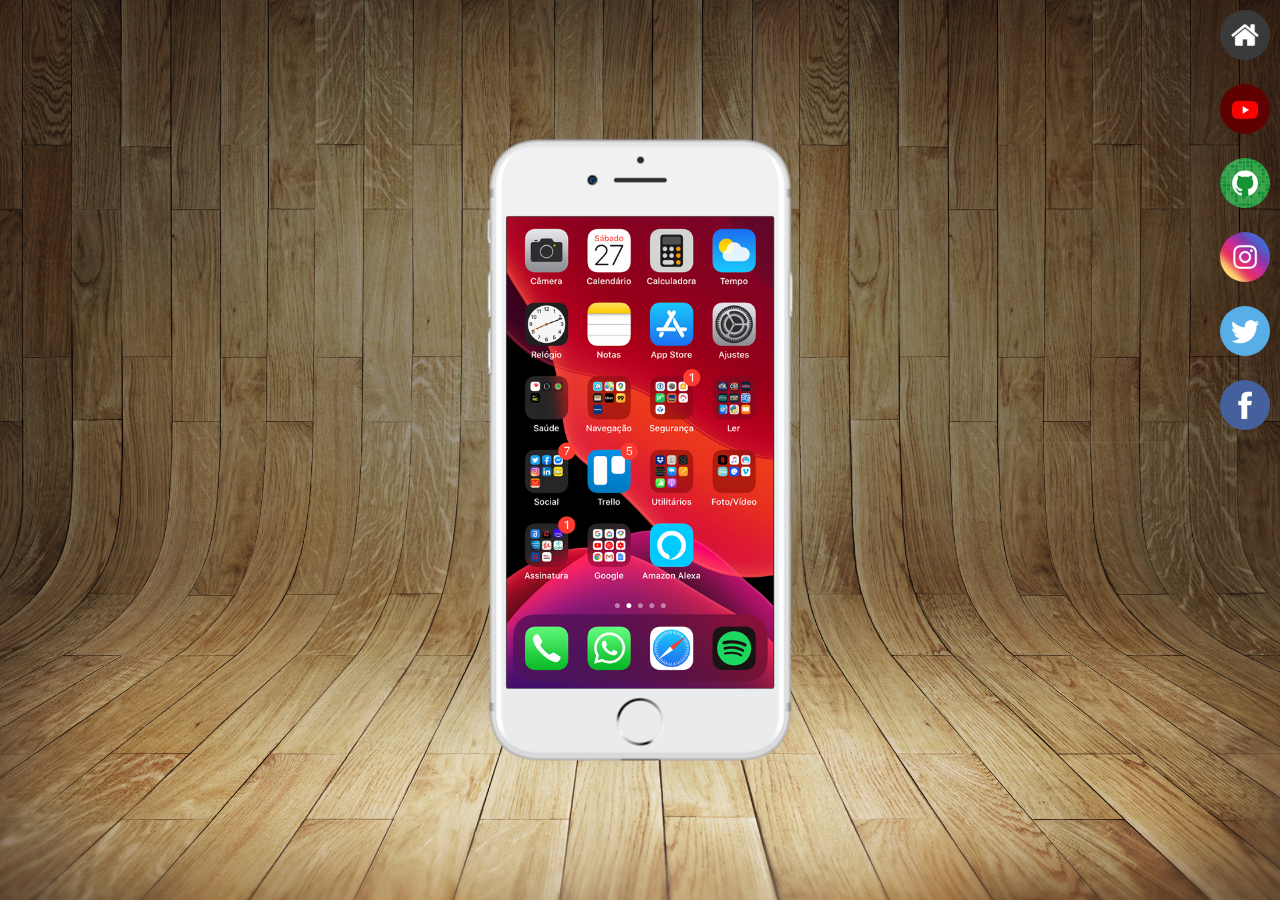
<file: index.html>
<!DOCTYPE html>
<html lang="pt-br">
<head>
    <meta charset="UTF-8">
    <meta name="viewport" content="width=device-width, initial-scale=1.0">
    <title>Projeto Rede Sociais</title>
    <link rel="stylesheet" href="/estilos/style.css">
</head>
<body>
    <main>
        <section id="telefone">
            <iframe src="home.html" name="tela" id="tela" frameborder="0"></iframe>
        </section>
        <section id="rede-sociais">
            <a href="home.html" target="tela"><img src="imagens/logo-home.jpg" alt="home"></a><br>
            <a href="youtube.html" target="tela" _blank><img src="imagens/logo-youtube.jpg" alt="youtube"></a><br>
            <a href="github.html" target="tela"><img src="imagens/logo-github.jpg" alt="github"></a><br>
            <a href="insta.html" target="tela"><img src="imagens/logo-instagram.jpg" alt="instagram"></a><br>
            <a href="twitter.html" target="tela"><img src="imagens/logo-twitter.jpg" alt="twitter"></a><br>
            <a href="face.html" target="tela"><img src="imagens/logo-facebook.jpg" alt="facebook"></a><br>
        </section>
    </main>
</body>
</html>
</file>
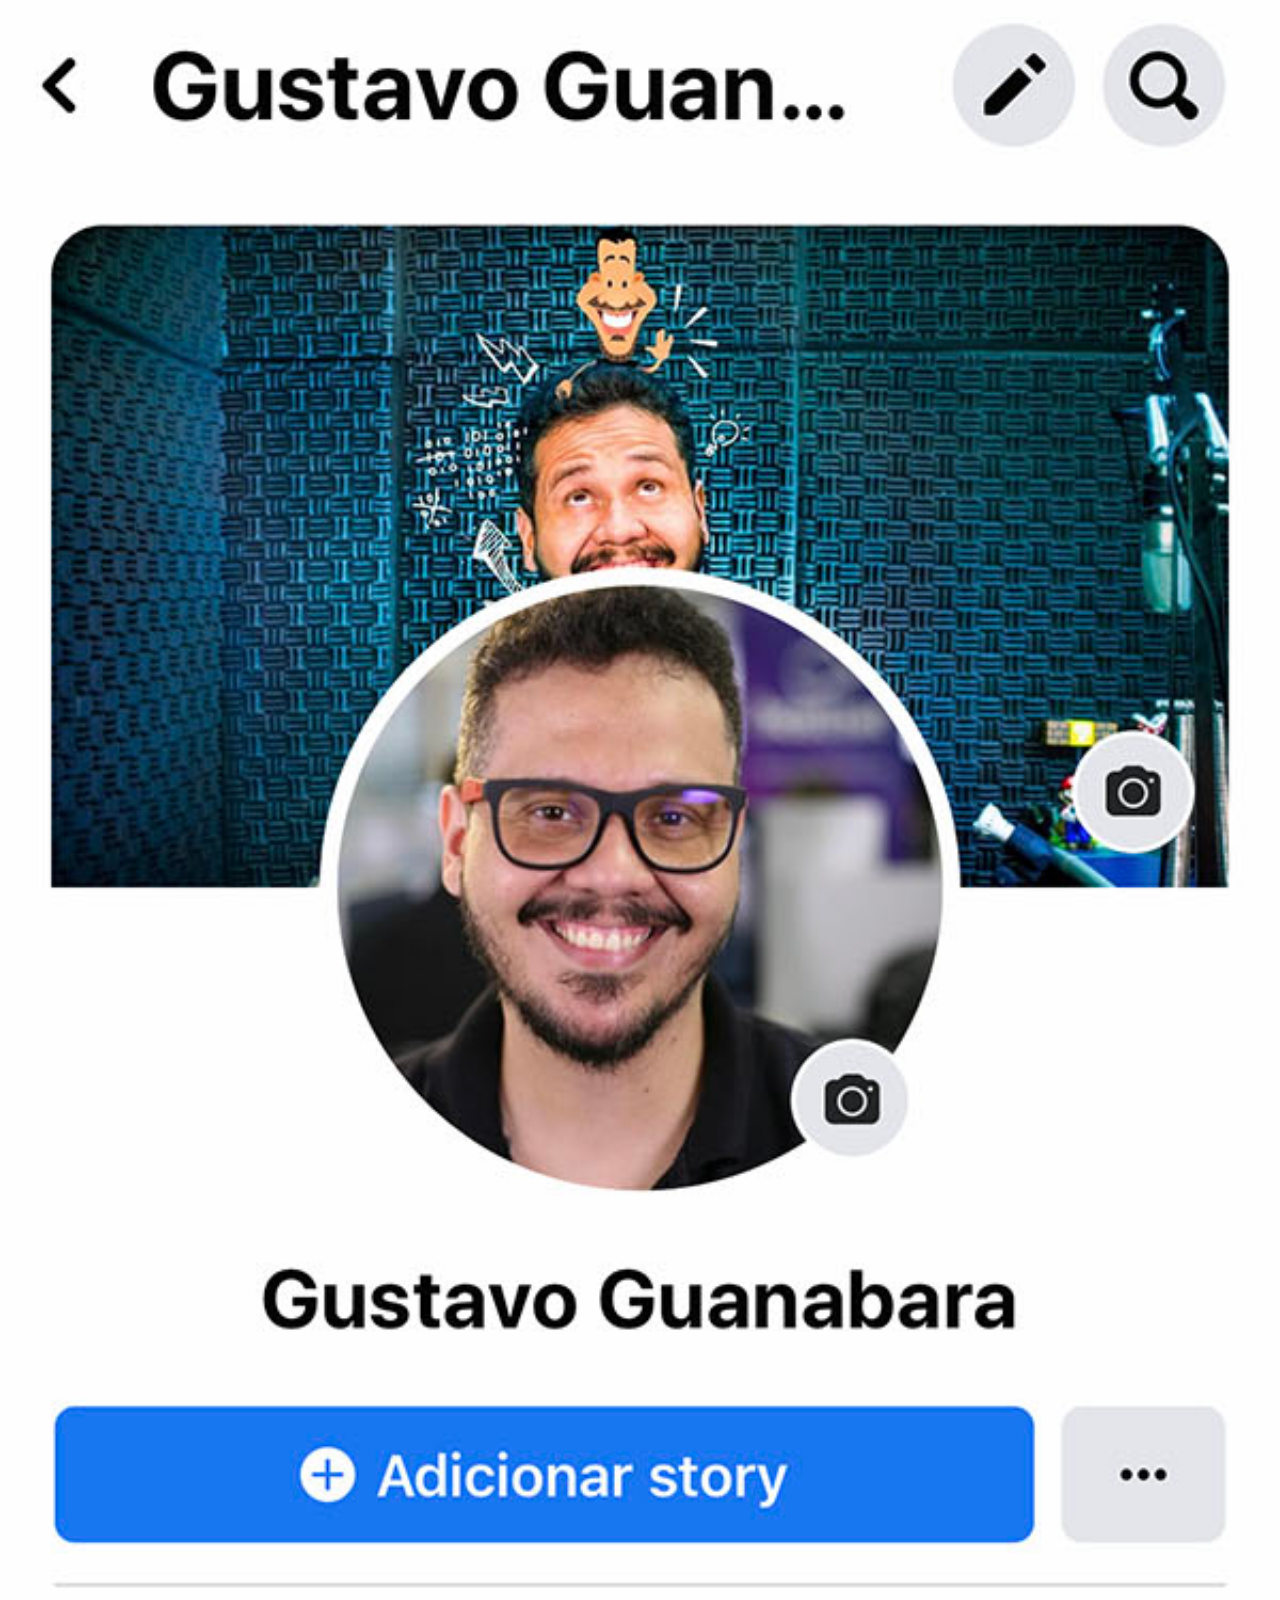
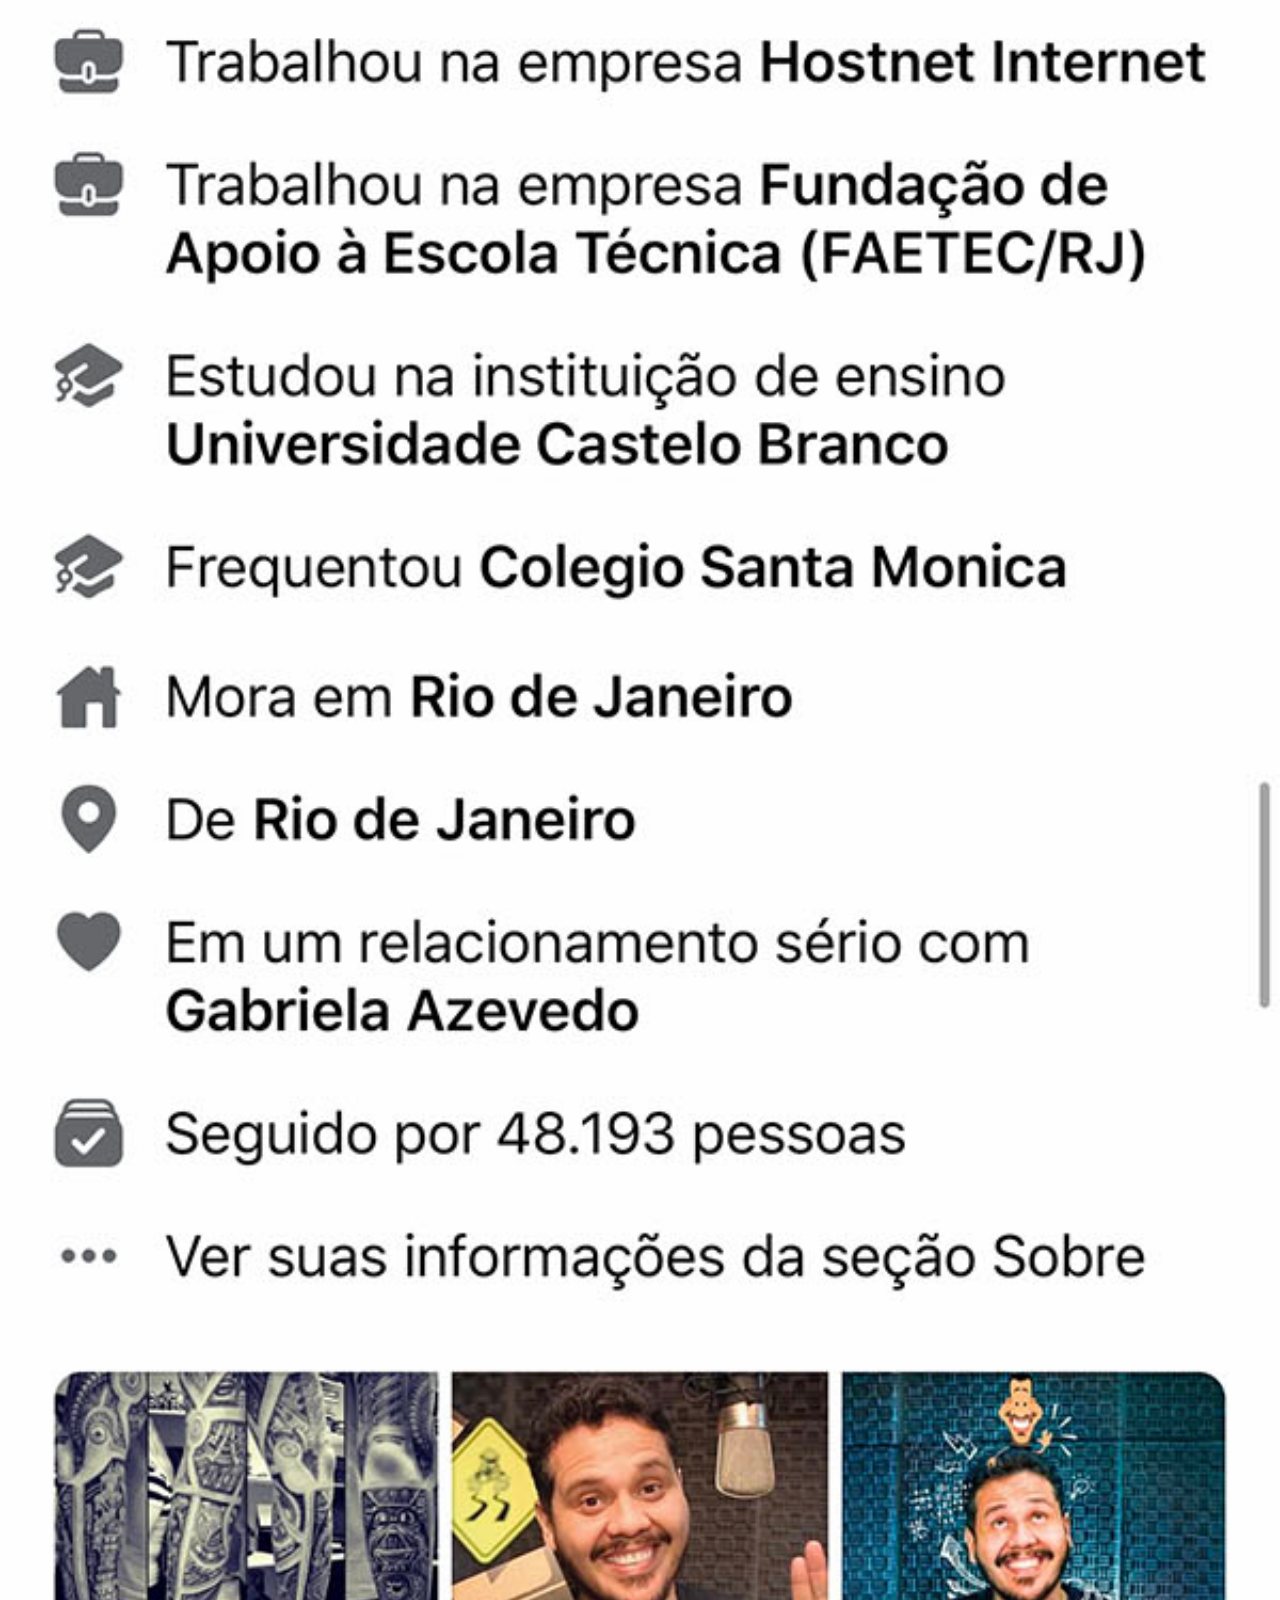
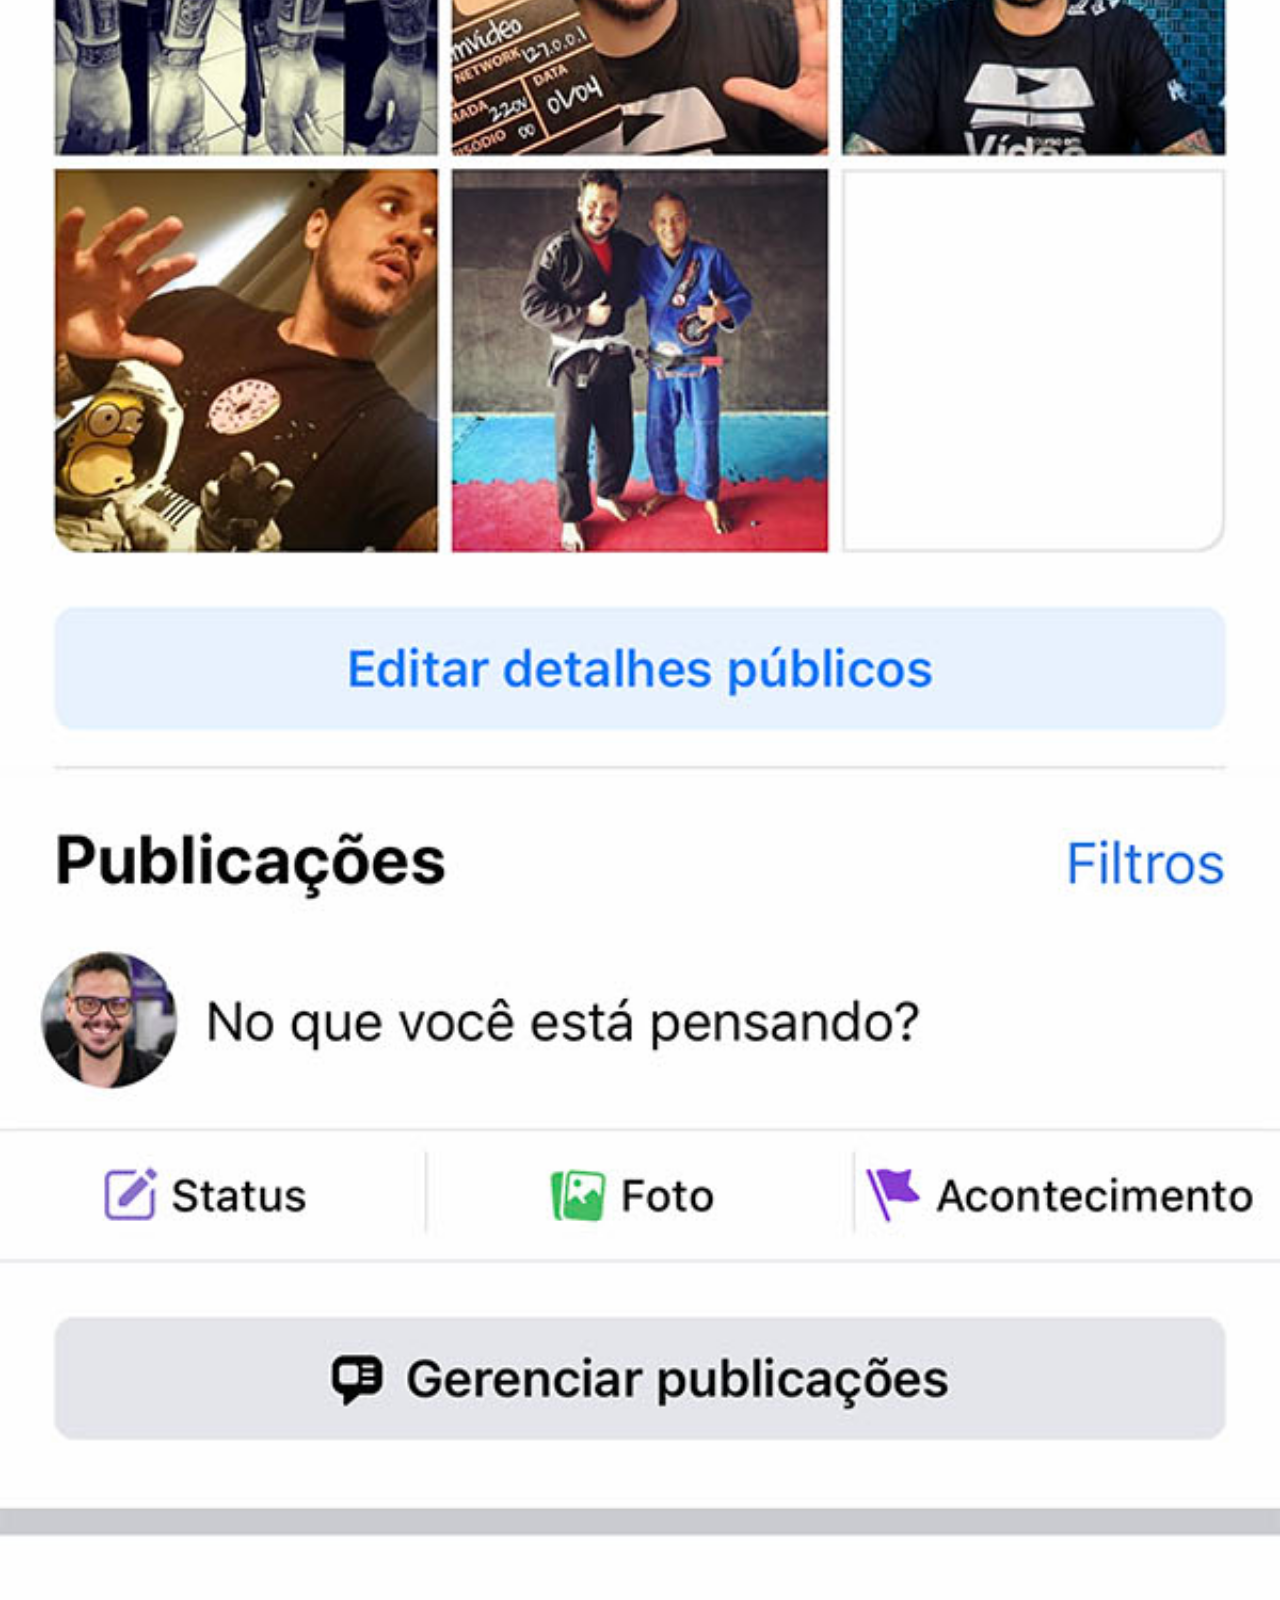
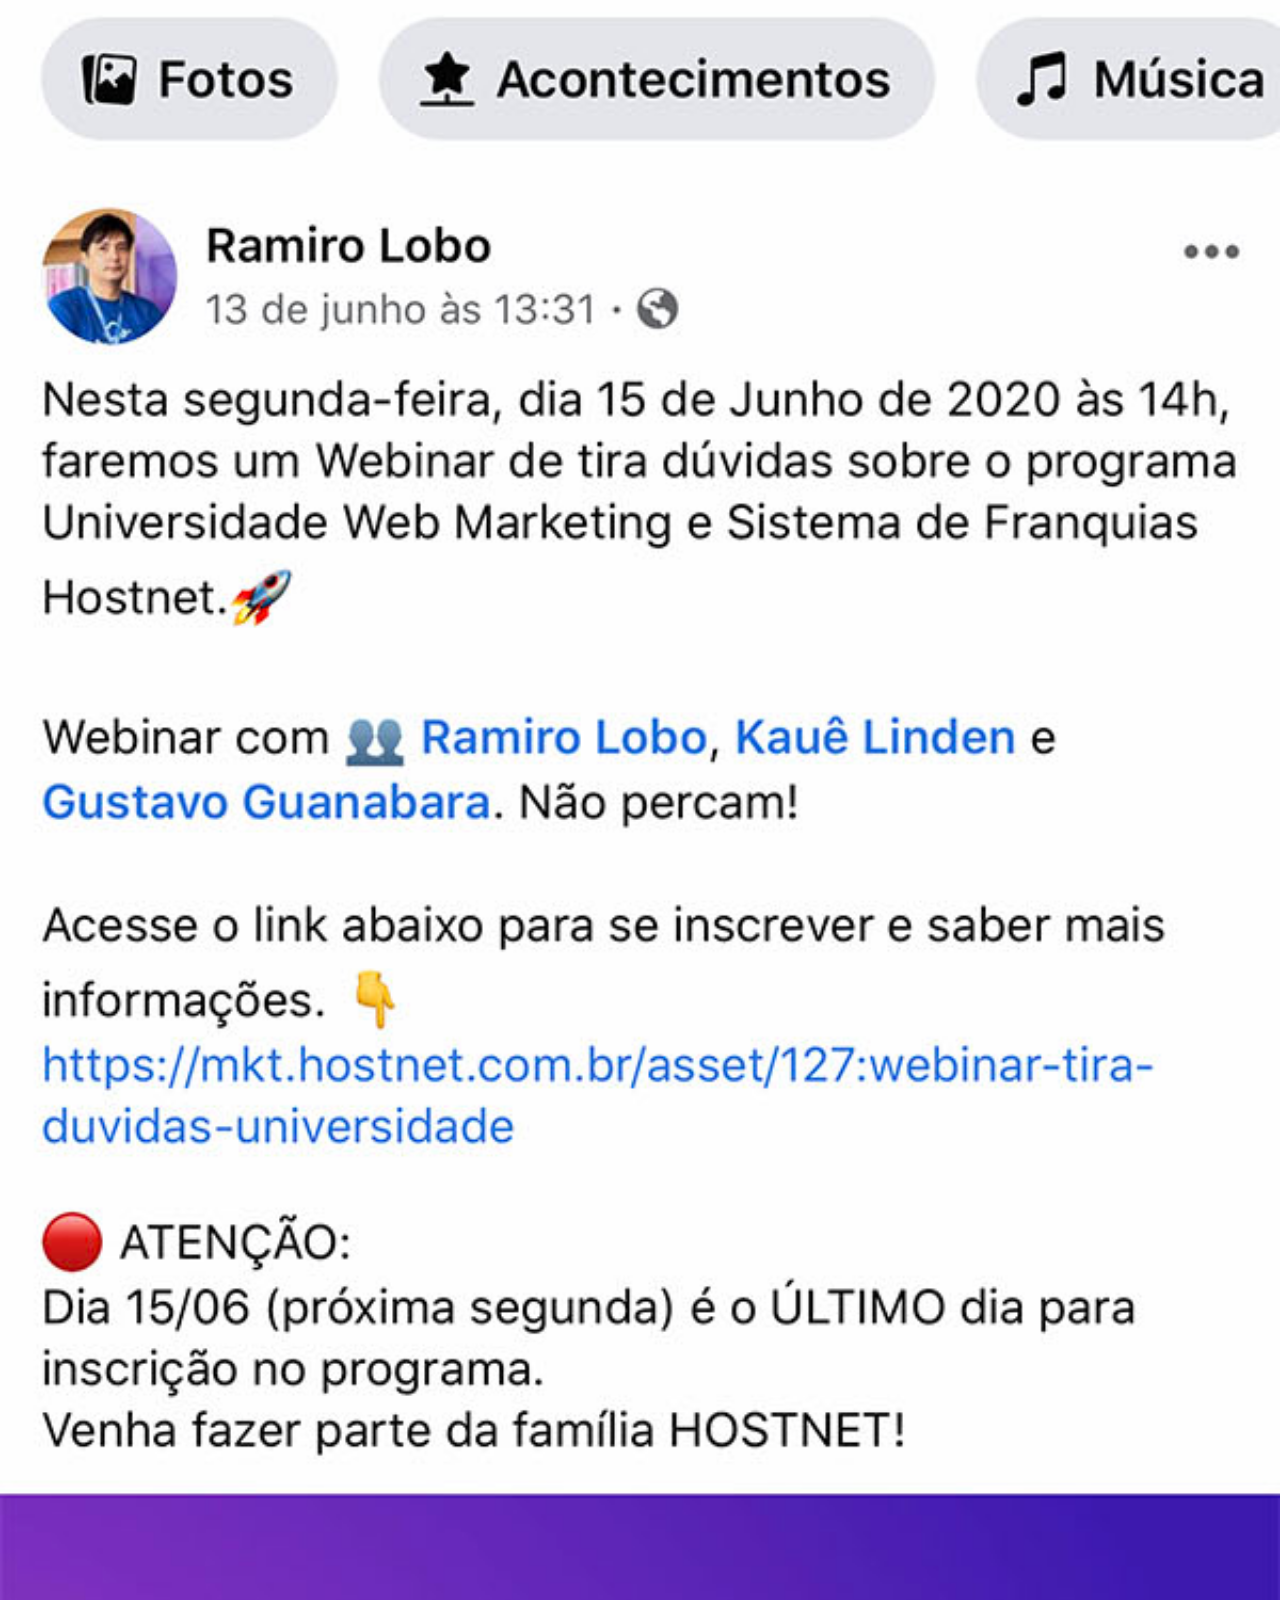
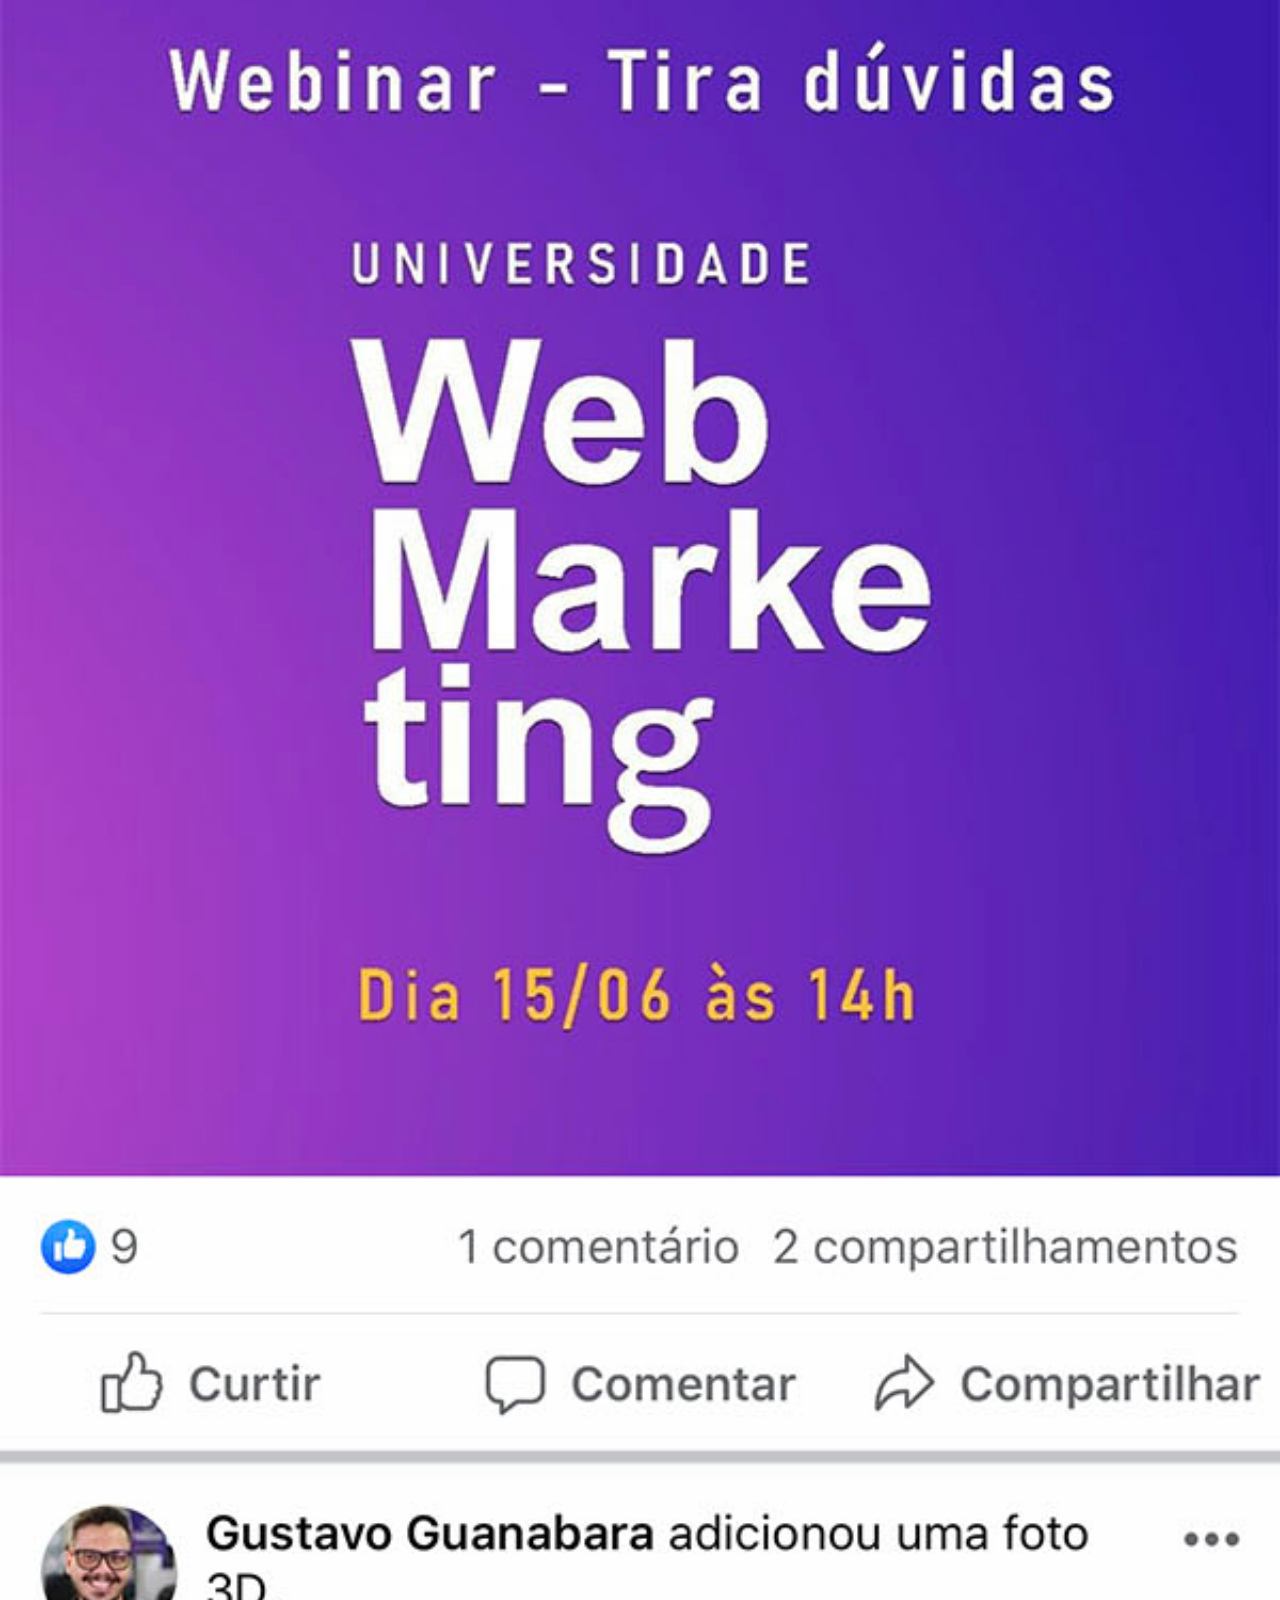
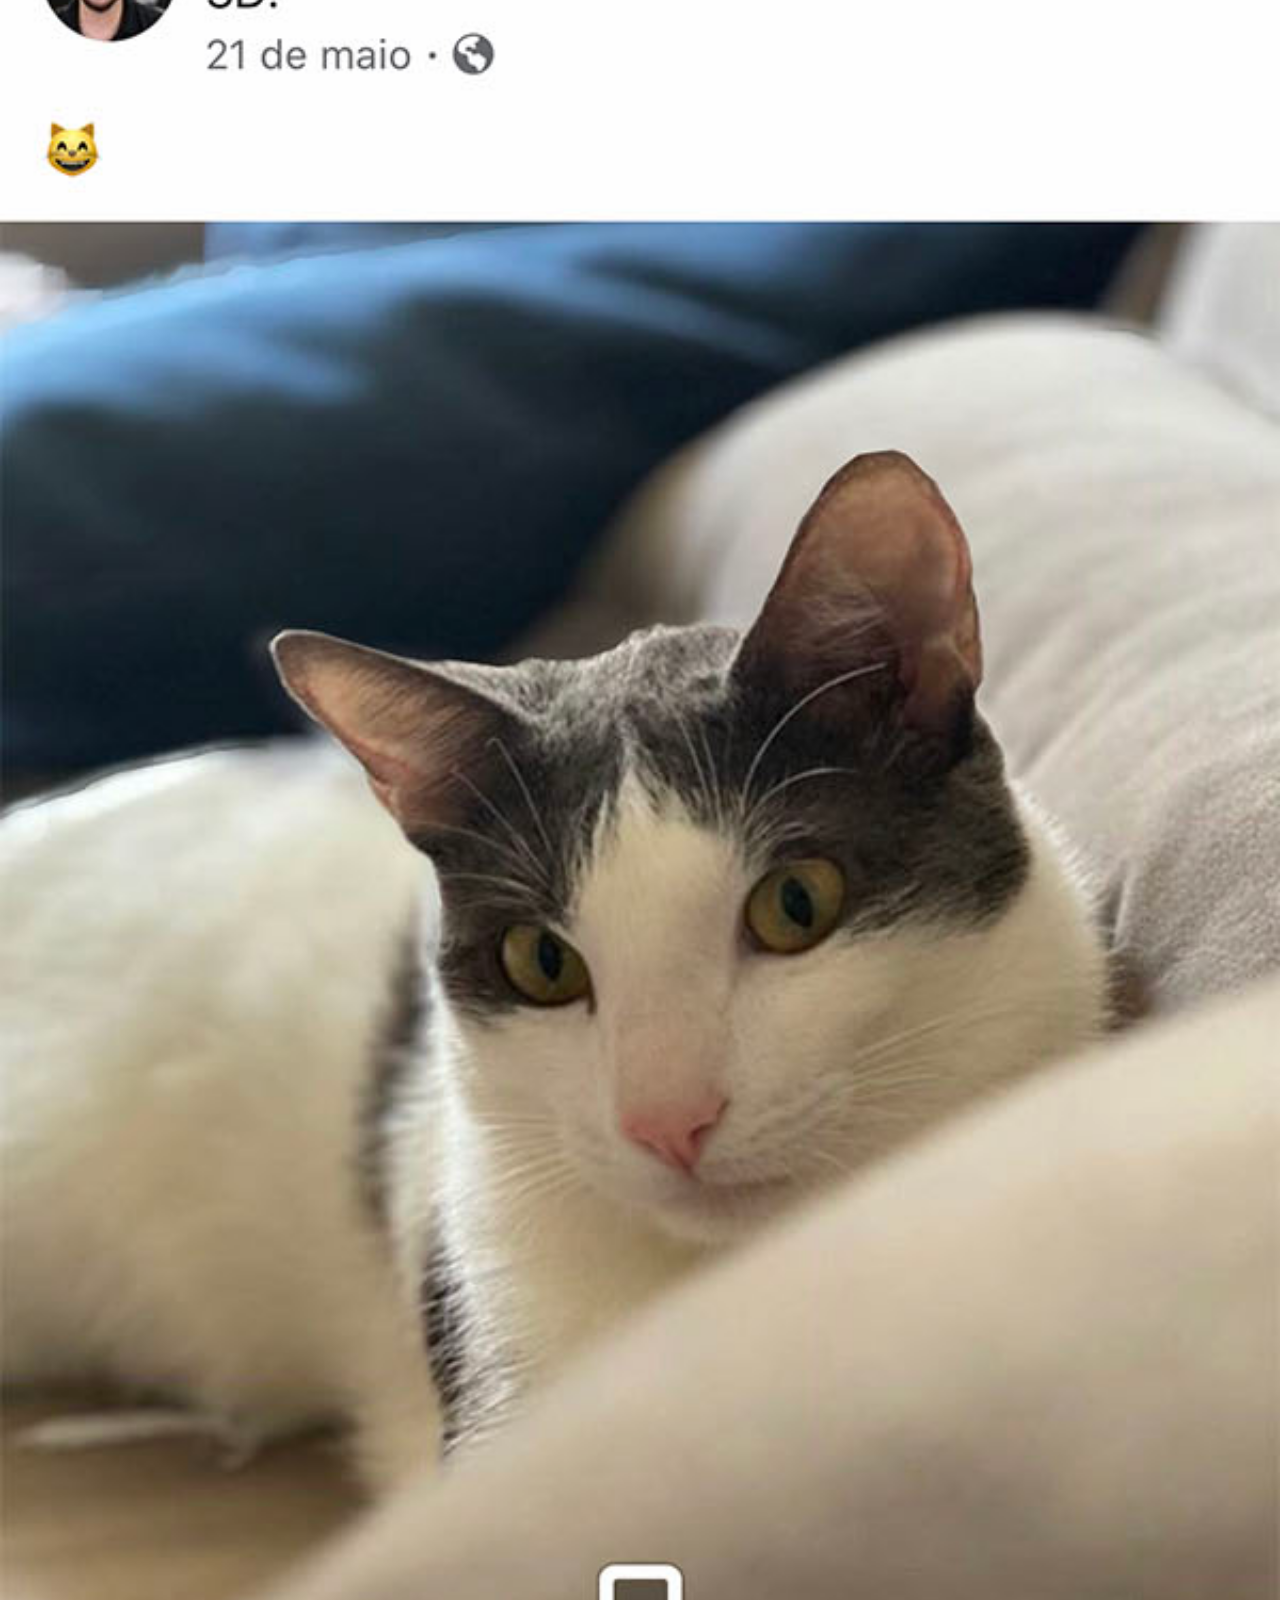
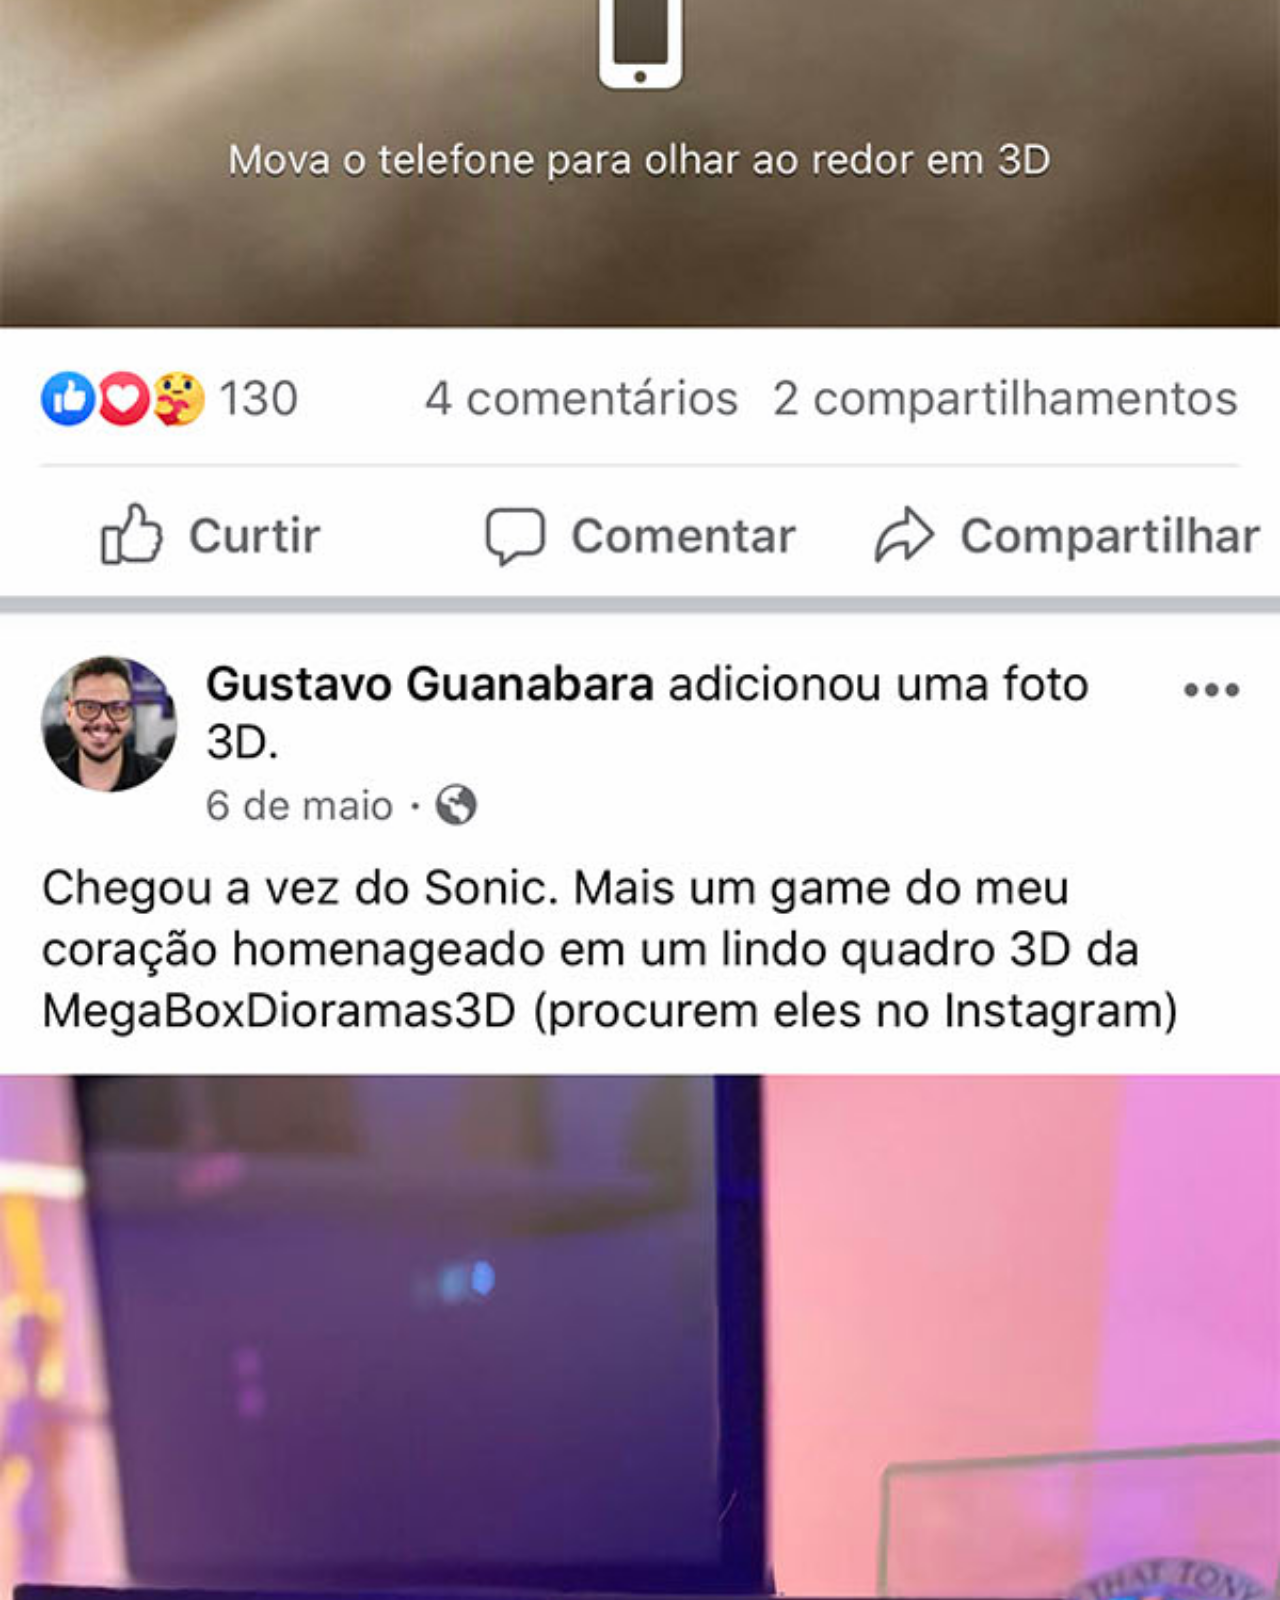
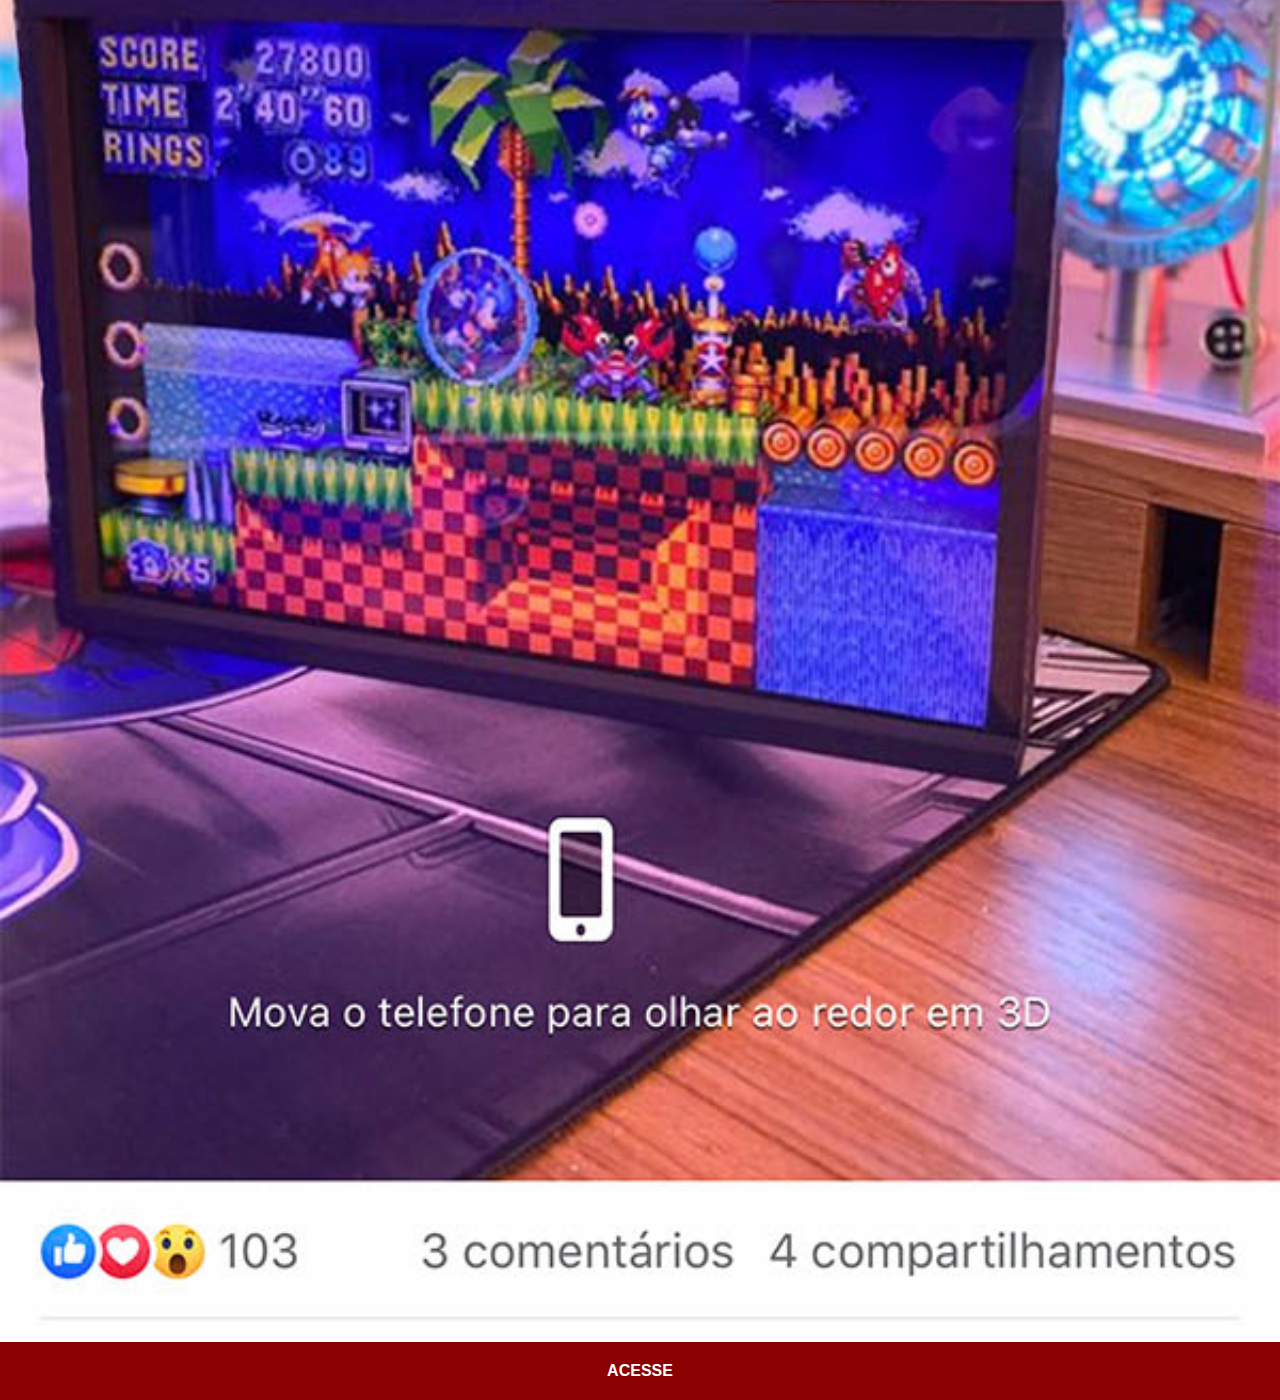
<file: face.html>
<!DOCTYPE html>
<html lang="pt-br">
<head>
    <meta charset="UTF-8">
    <meta name="viewport" content="width=device-width, initial-scale=1.0">
    <title>Facebook</title>
    <link rel="stylesheet" href="estilos/social.css">
</head>
<body>
    <img src="imagens/tela-facebook.jpg" alt="facebook">
    <a href="https://www.facebook.com/gustavoguanabara/" target="_blank">ACESSE</a>
</body>
</html>
</file>
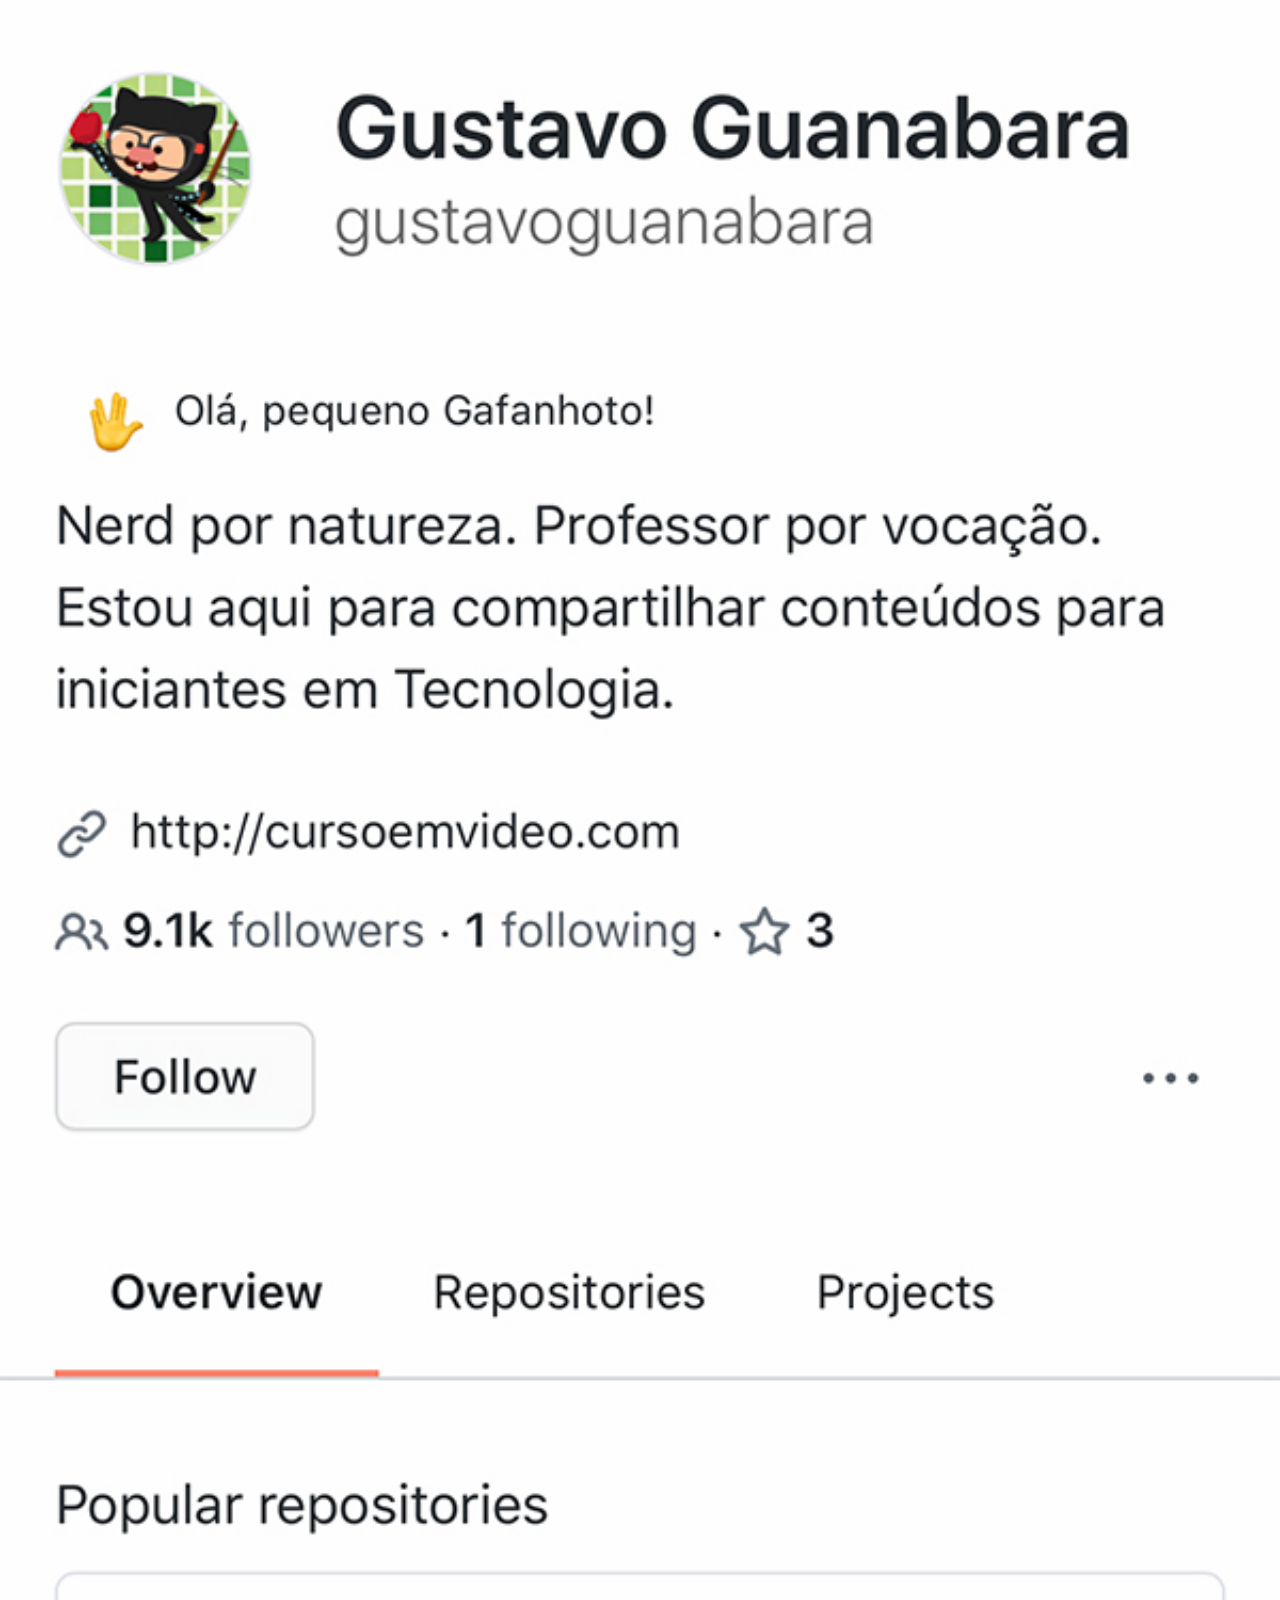
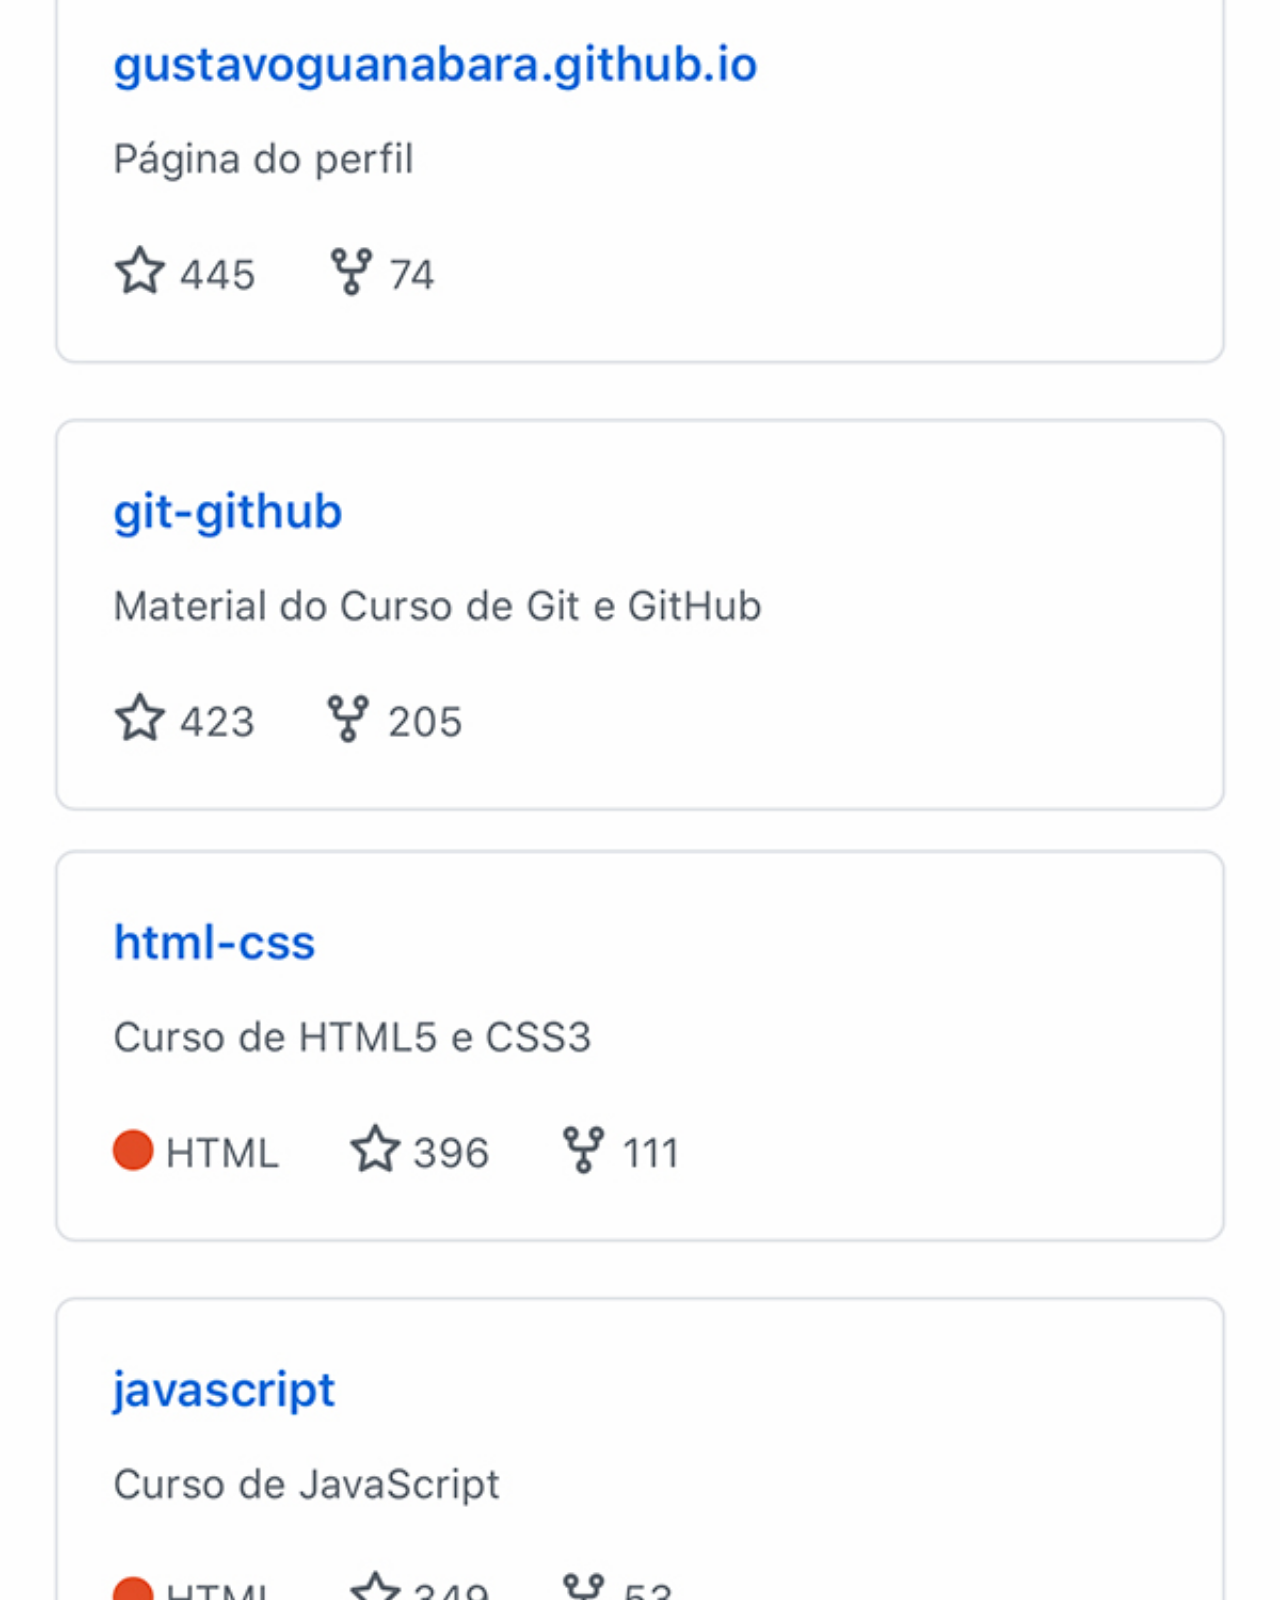
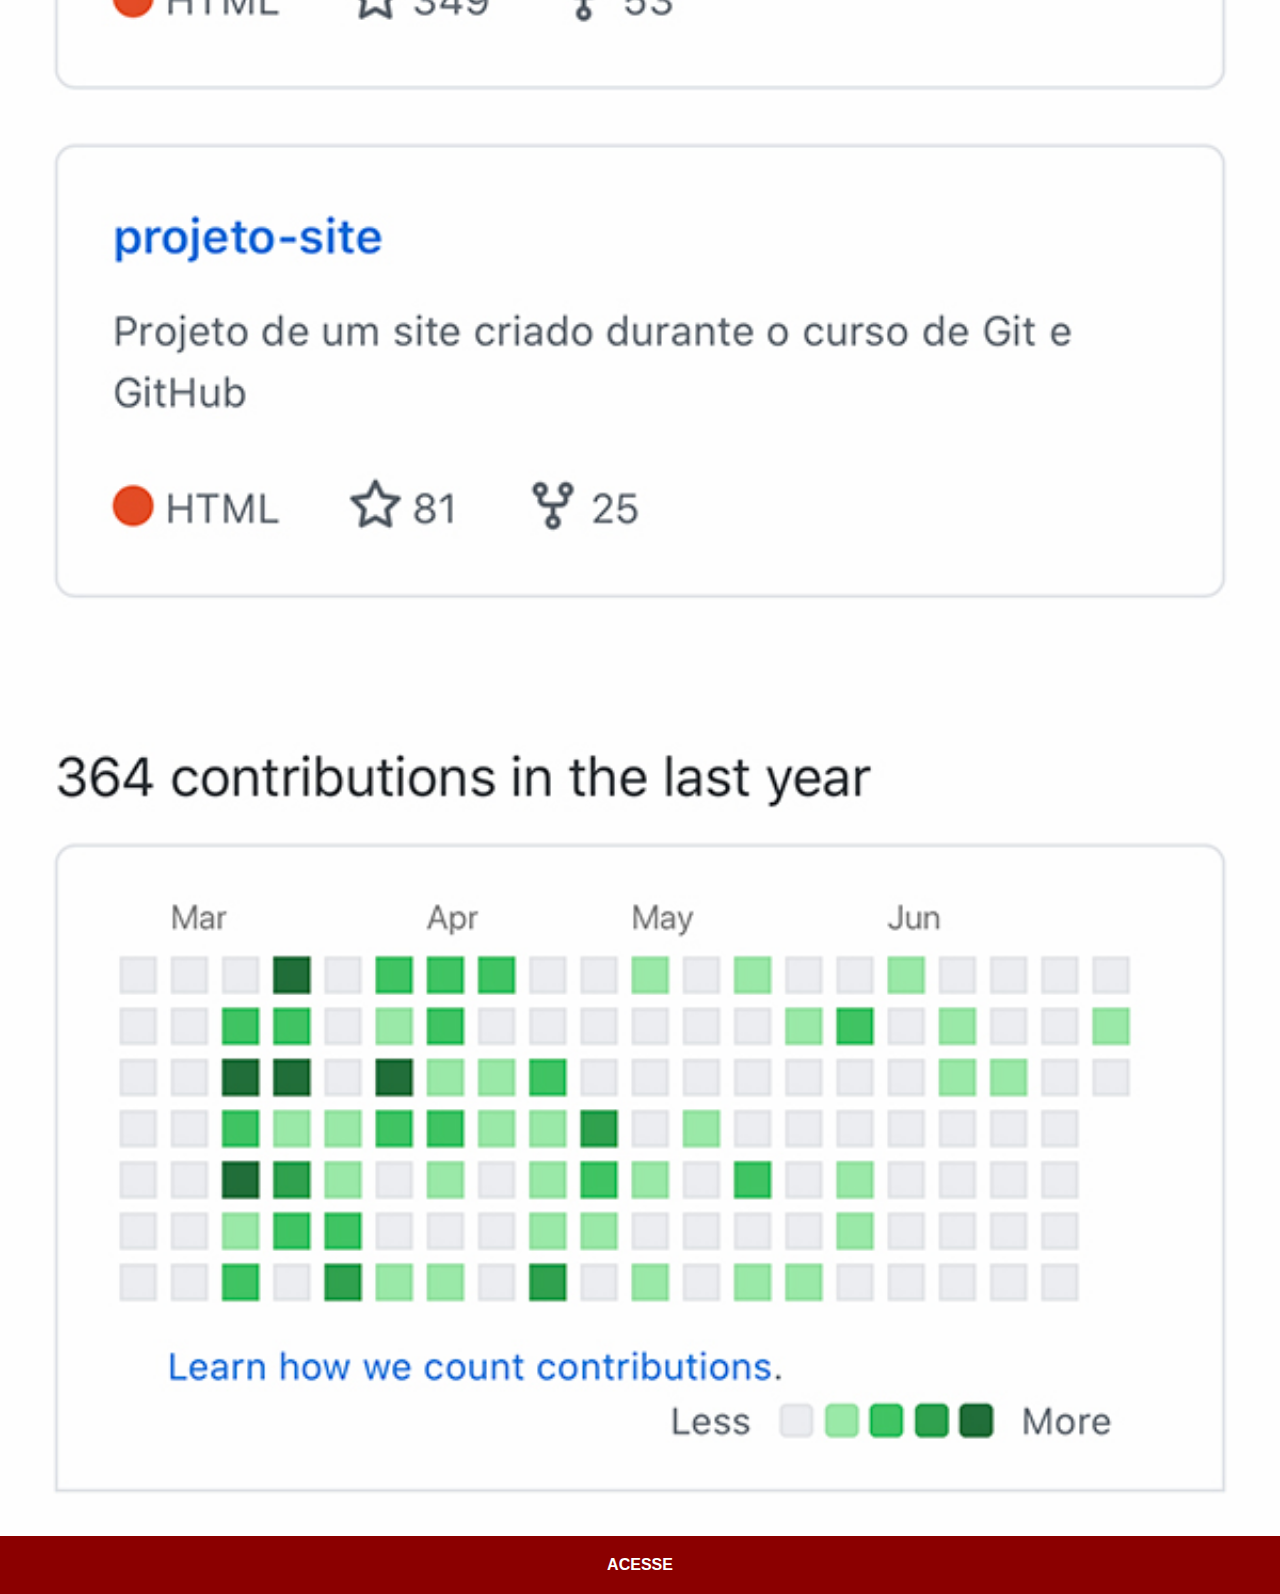
<file: github.html>
<!DOCTYPE html>
<html lang="pt-br">
<head>
    <meta charset="UTF-8">
    <meta name="viewport" content="width=device-width, initial-scale=1.0">
    <title>GitHub</title>
    <link rel="stylesheet" href="estilos/social.css">
</head>
<body>
    <img src="imagens/tela-github.jpg" alt="github">
    <a href="https://github.com/gustavoguanabara/" target="_blank">ACESSE</a>
</body>
</html>
</file>
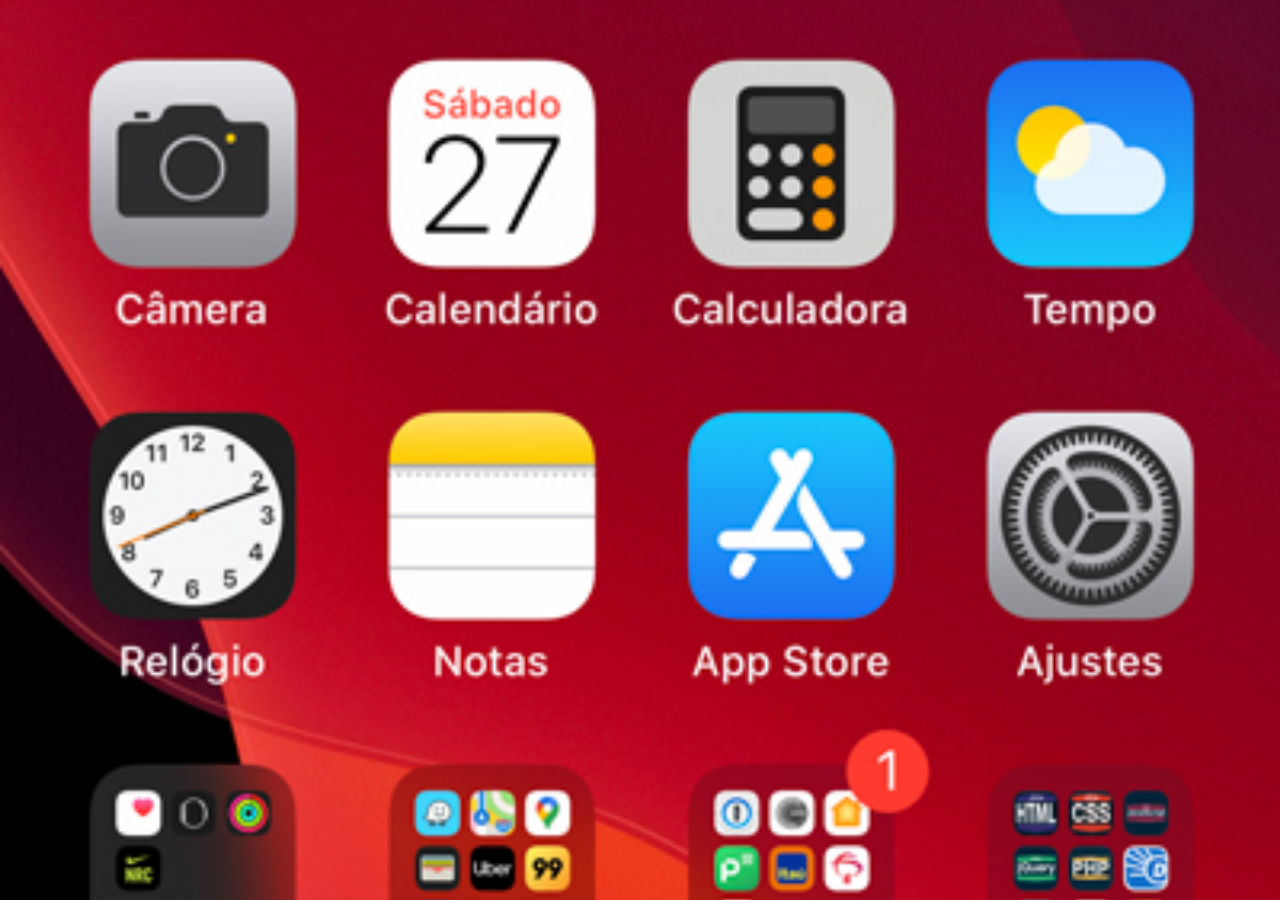
<file: home.html>
<!DOCTYPE html>
<html lang="pt-br">
<head>
    <meta charset="UTF-8">
    <meta name="viewport" content="width=device-width, initial-scale=1.0">
    <title>Home</title>
</head>
<style>
    * {
        margin: 0px;
        padding: 0px;
    }

    body {
        height: 100vh;
        width: 100vw;
        background: black url(imagens/tela-home.jpg) no-repeat top center;
        background-size: cover;
    }
</style>
<body>
    
</body>
</html>
</file>
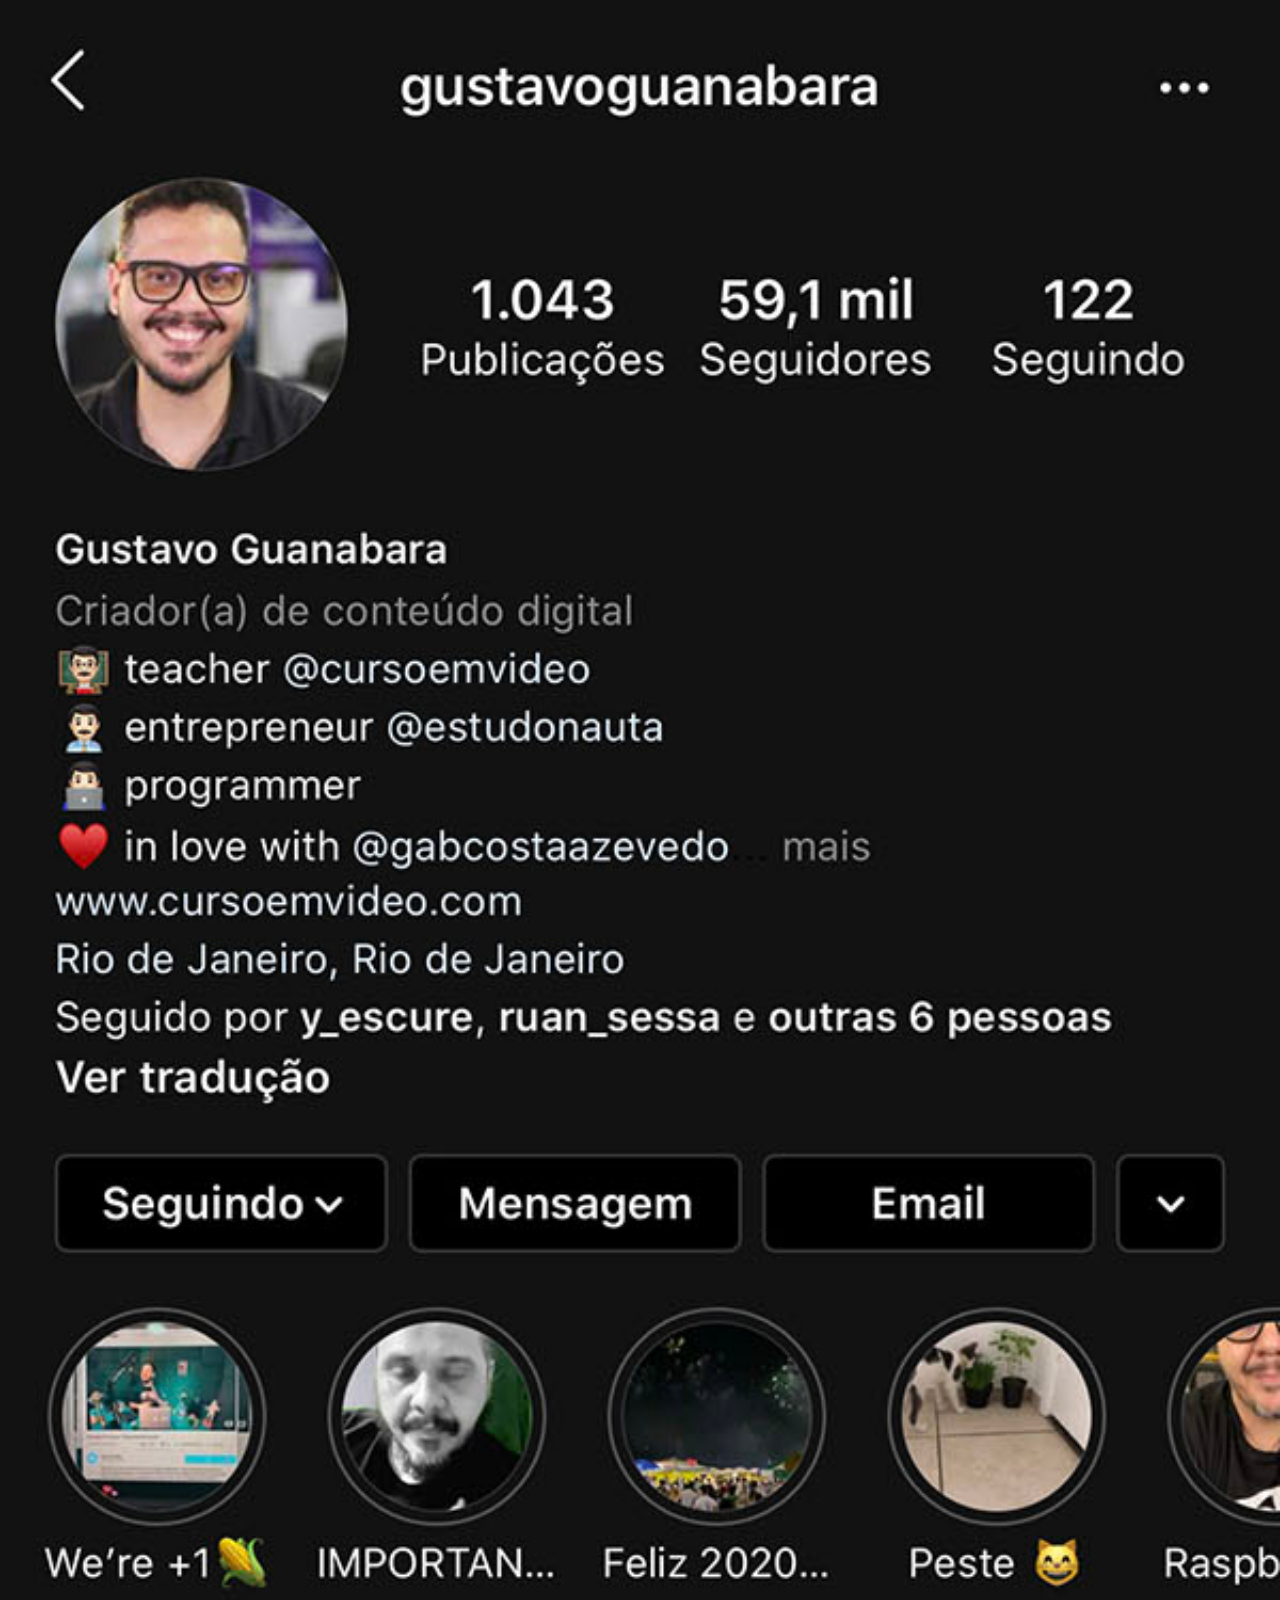
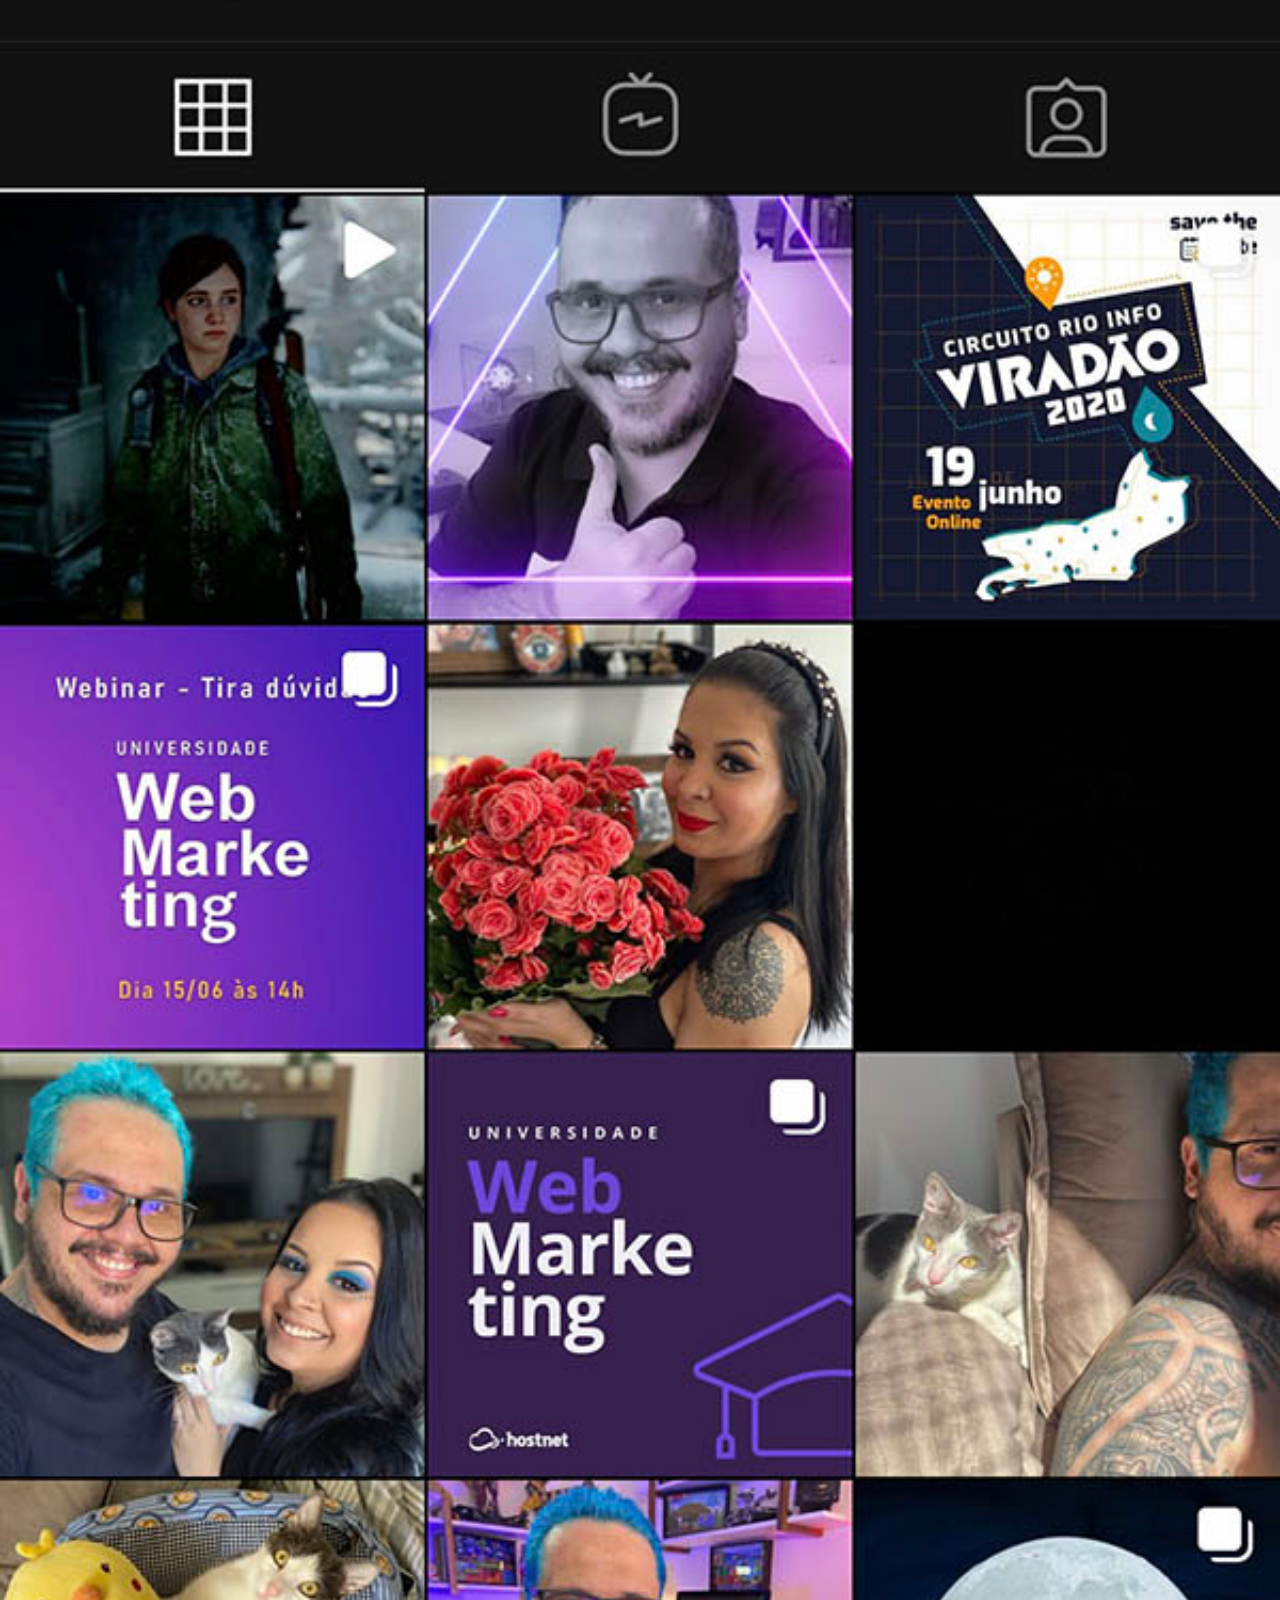
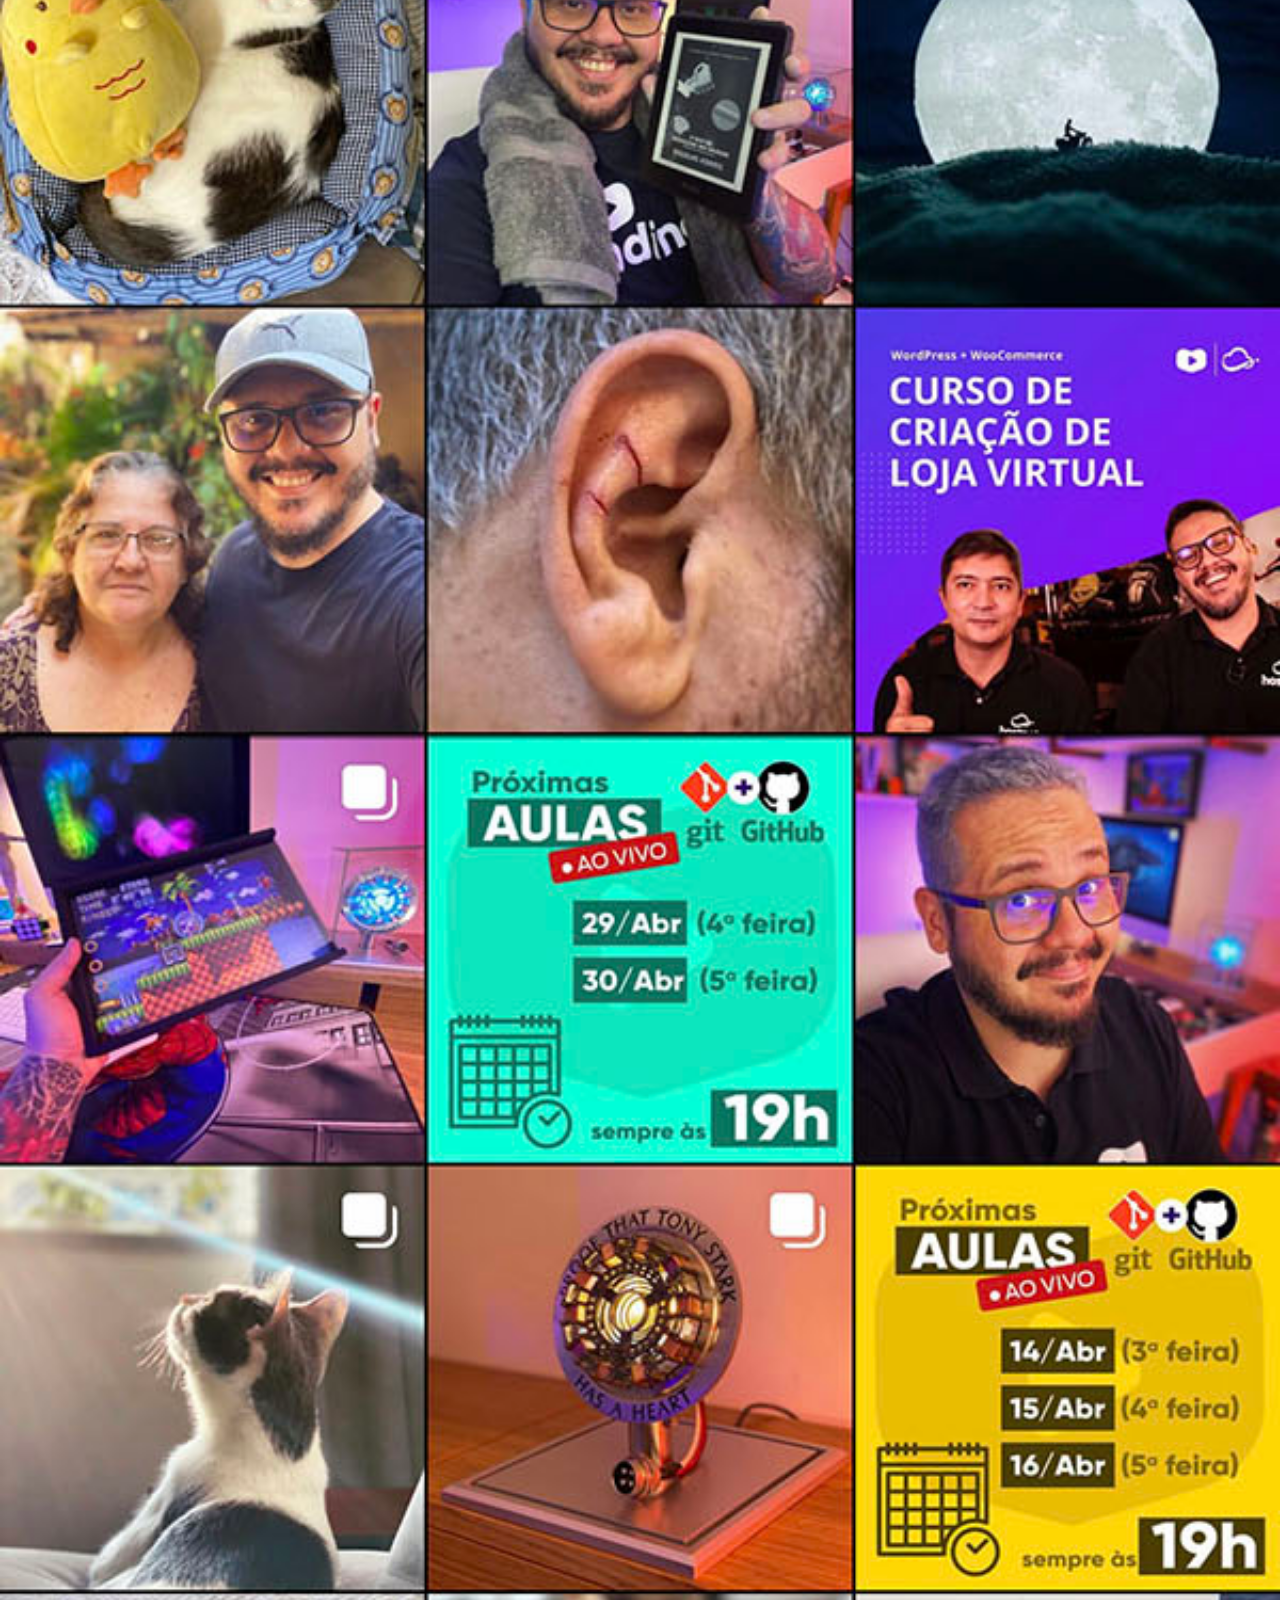
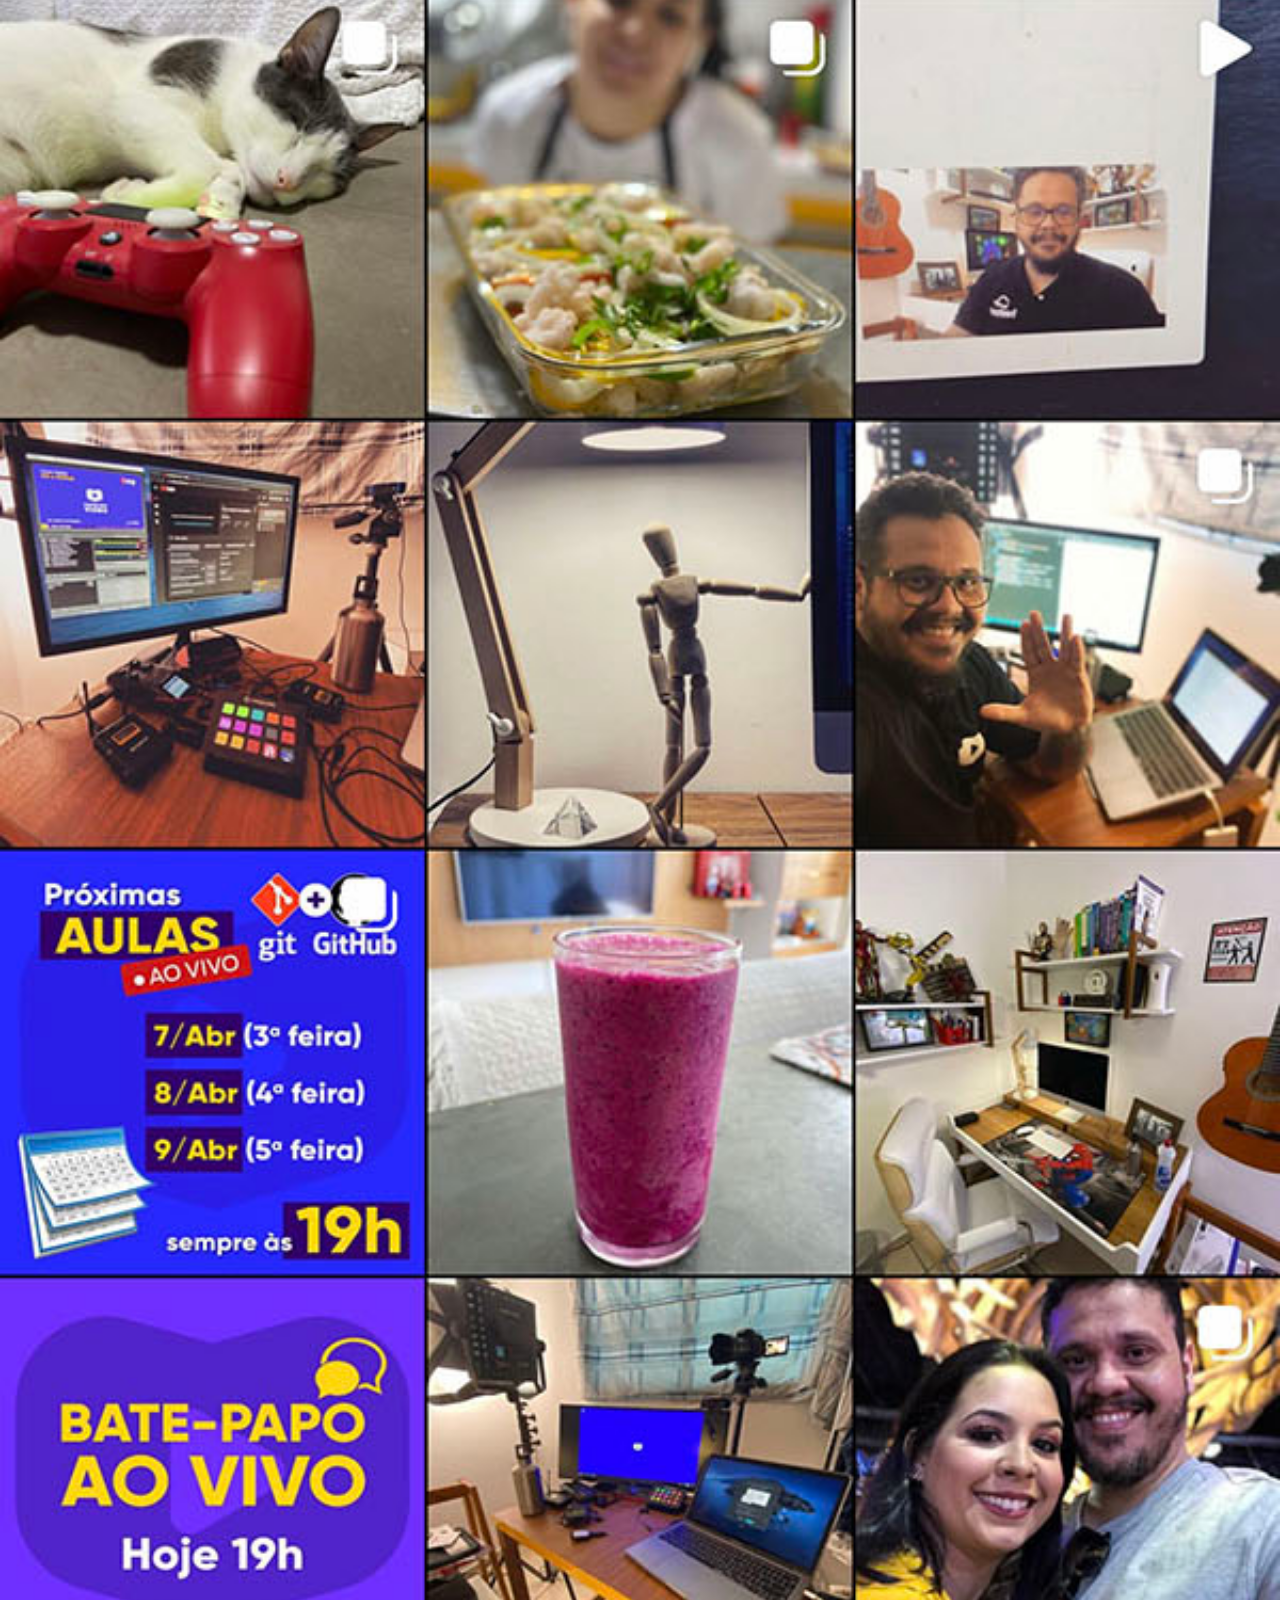
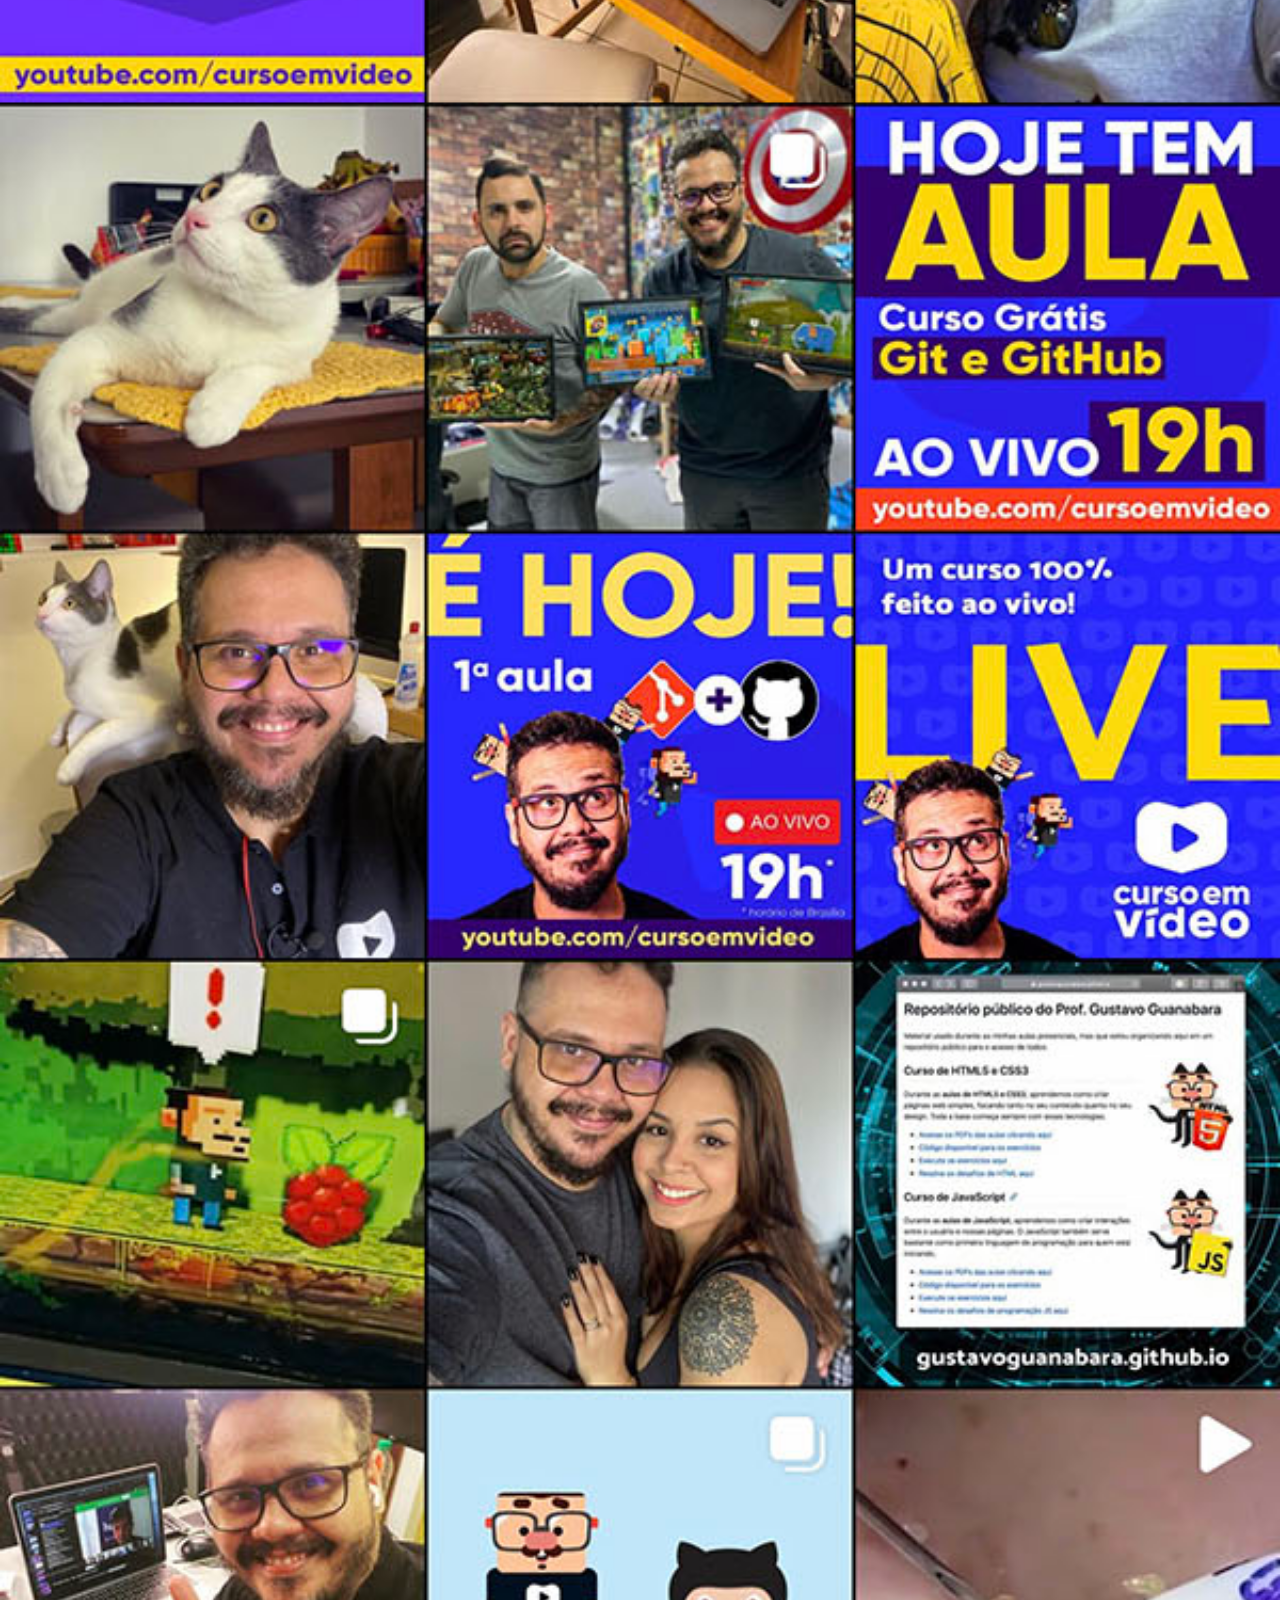
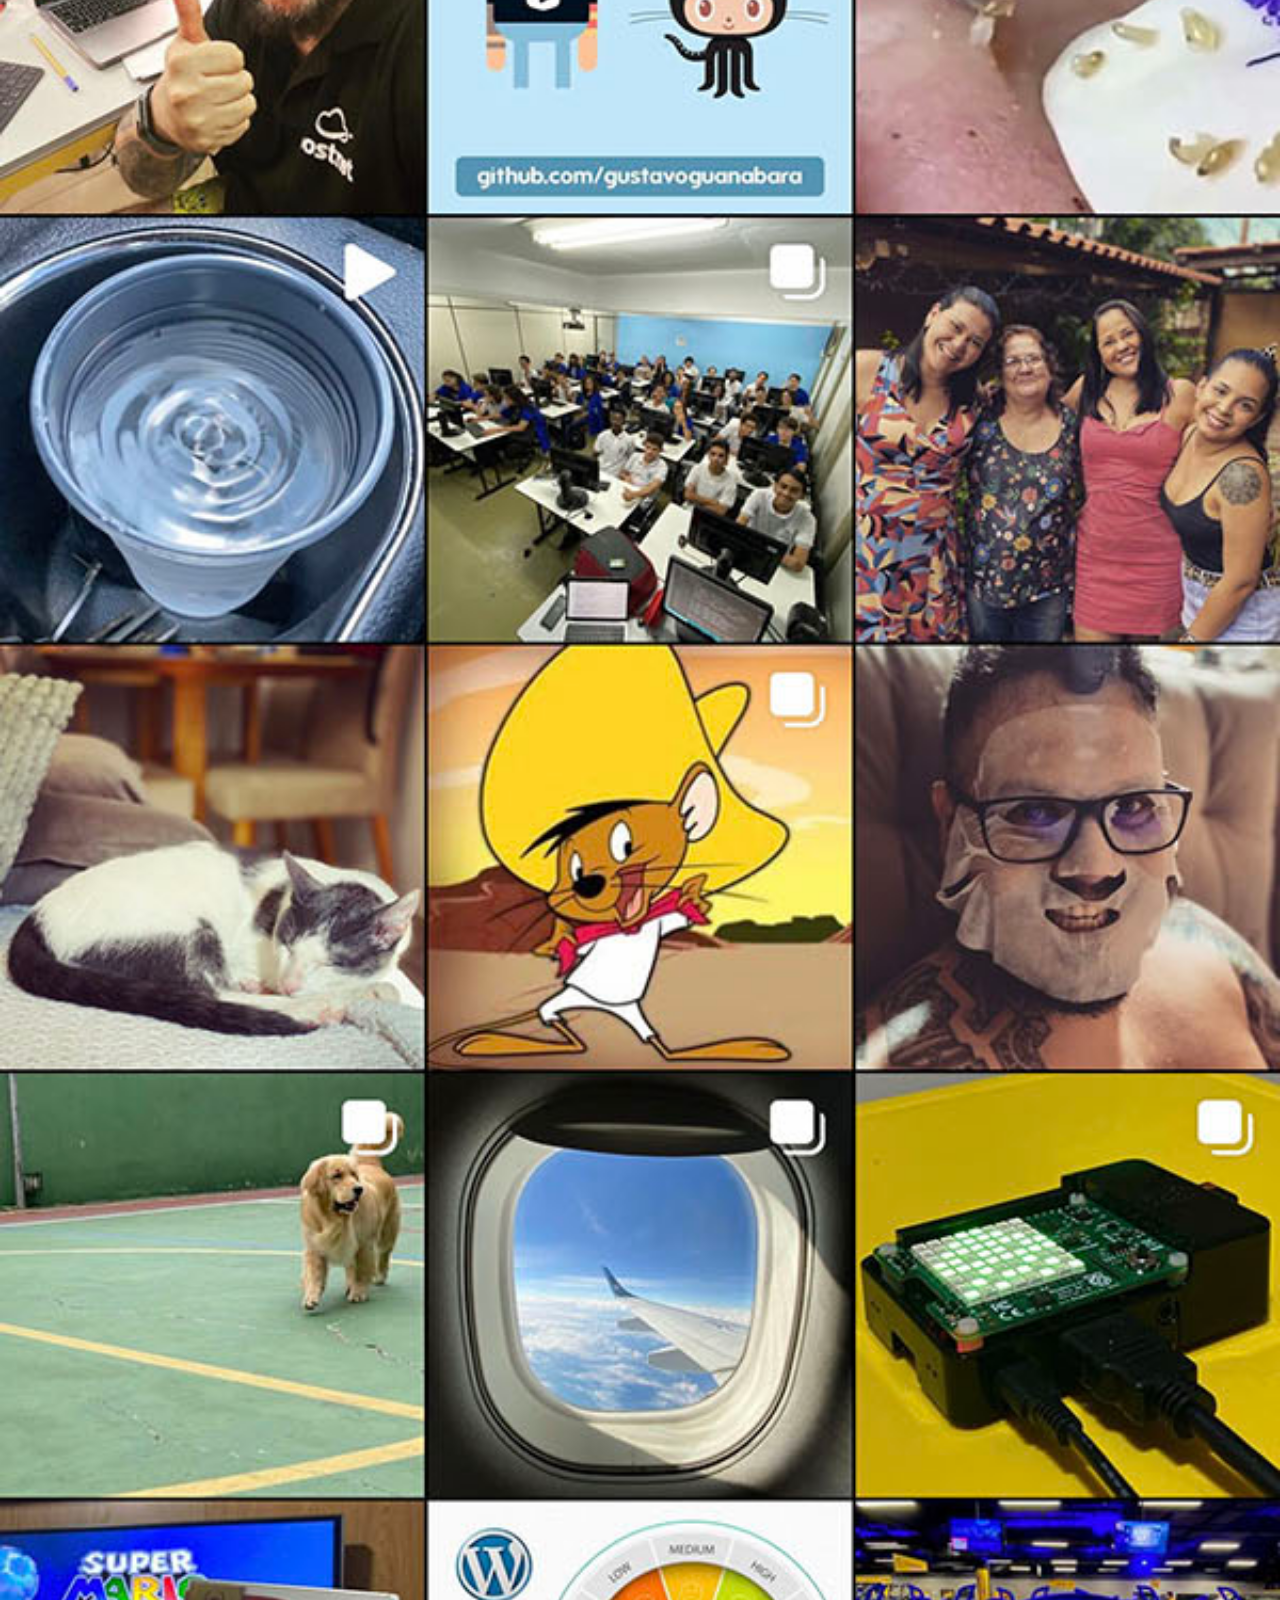
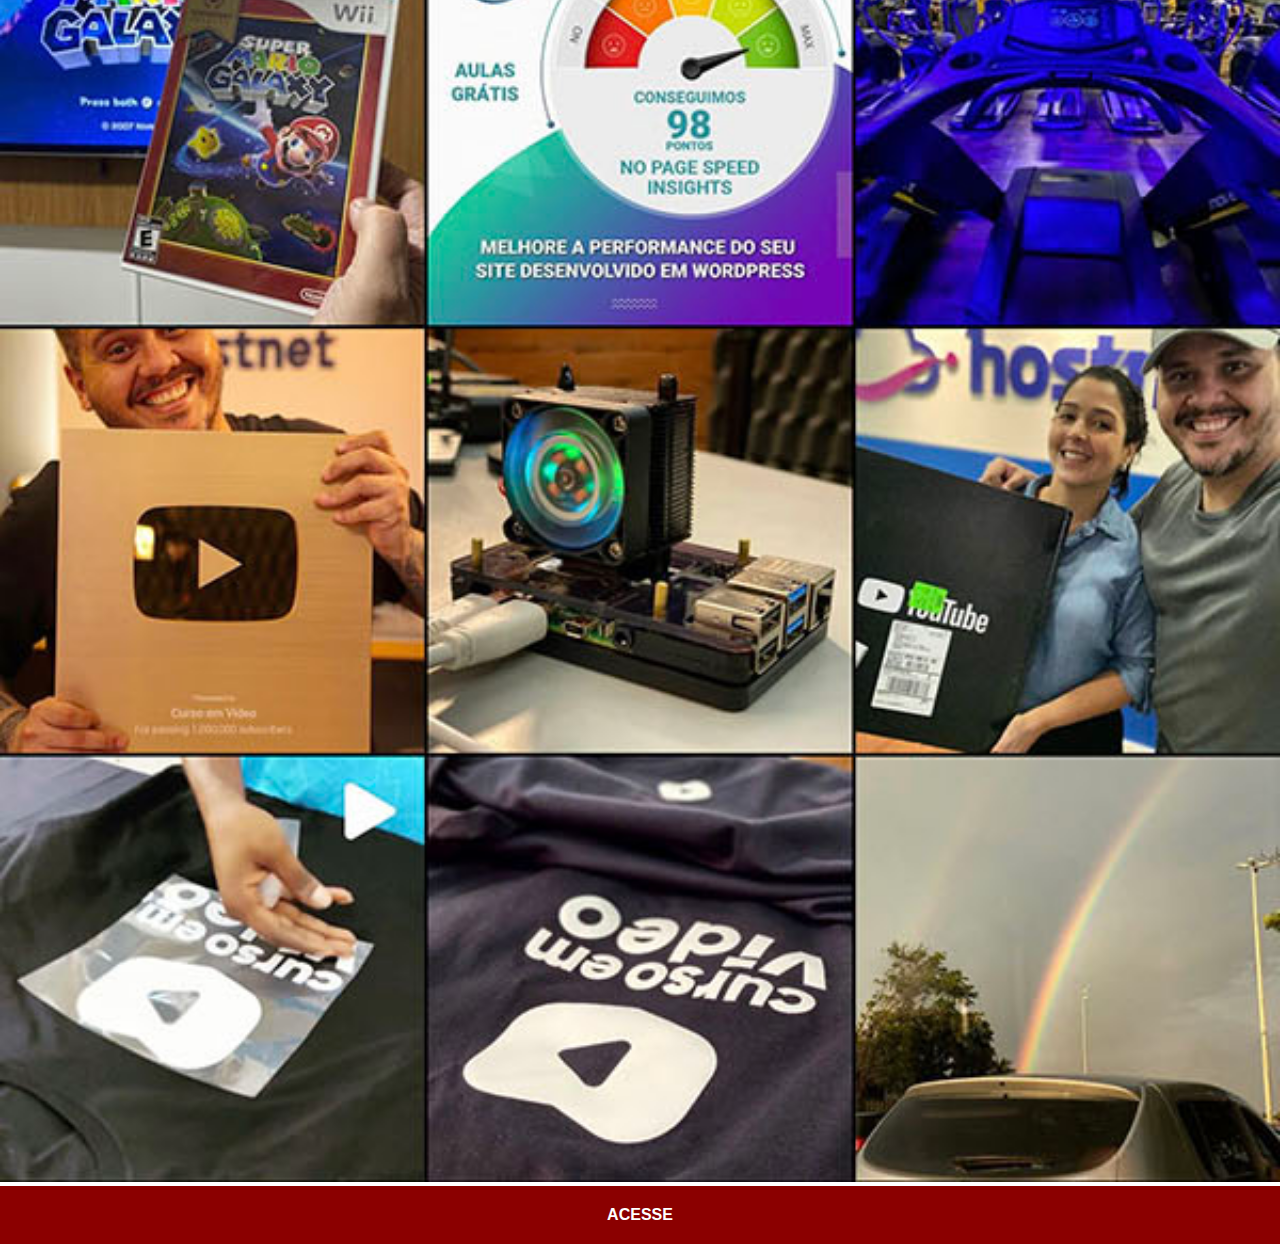
<file: insta.html>
<!DOCTYPE html>
<html lang="pt-br">
<head>
    <meta charset="UTF-8">
    <meta name="viewport" content="width=device-width, initial-scale=1.0">
    <title>Instagram</title>
    <link rel="stylesheet" href="estilos/social.css">
</head>
<body>
    <img src="imagens/tela-instagram.jpg" alt="instagram">
    <a href="https://www.instagram.com/gustavoguanabara/" target="_blank">ACESSE</a>
</body>
</html>
</file>
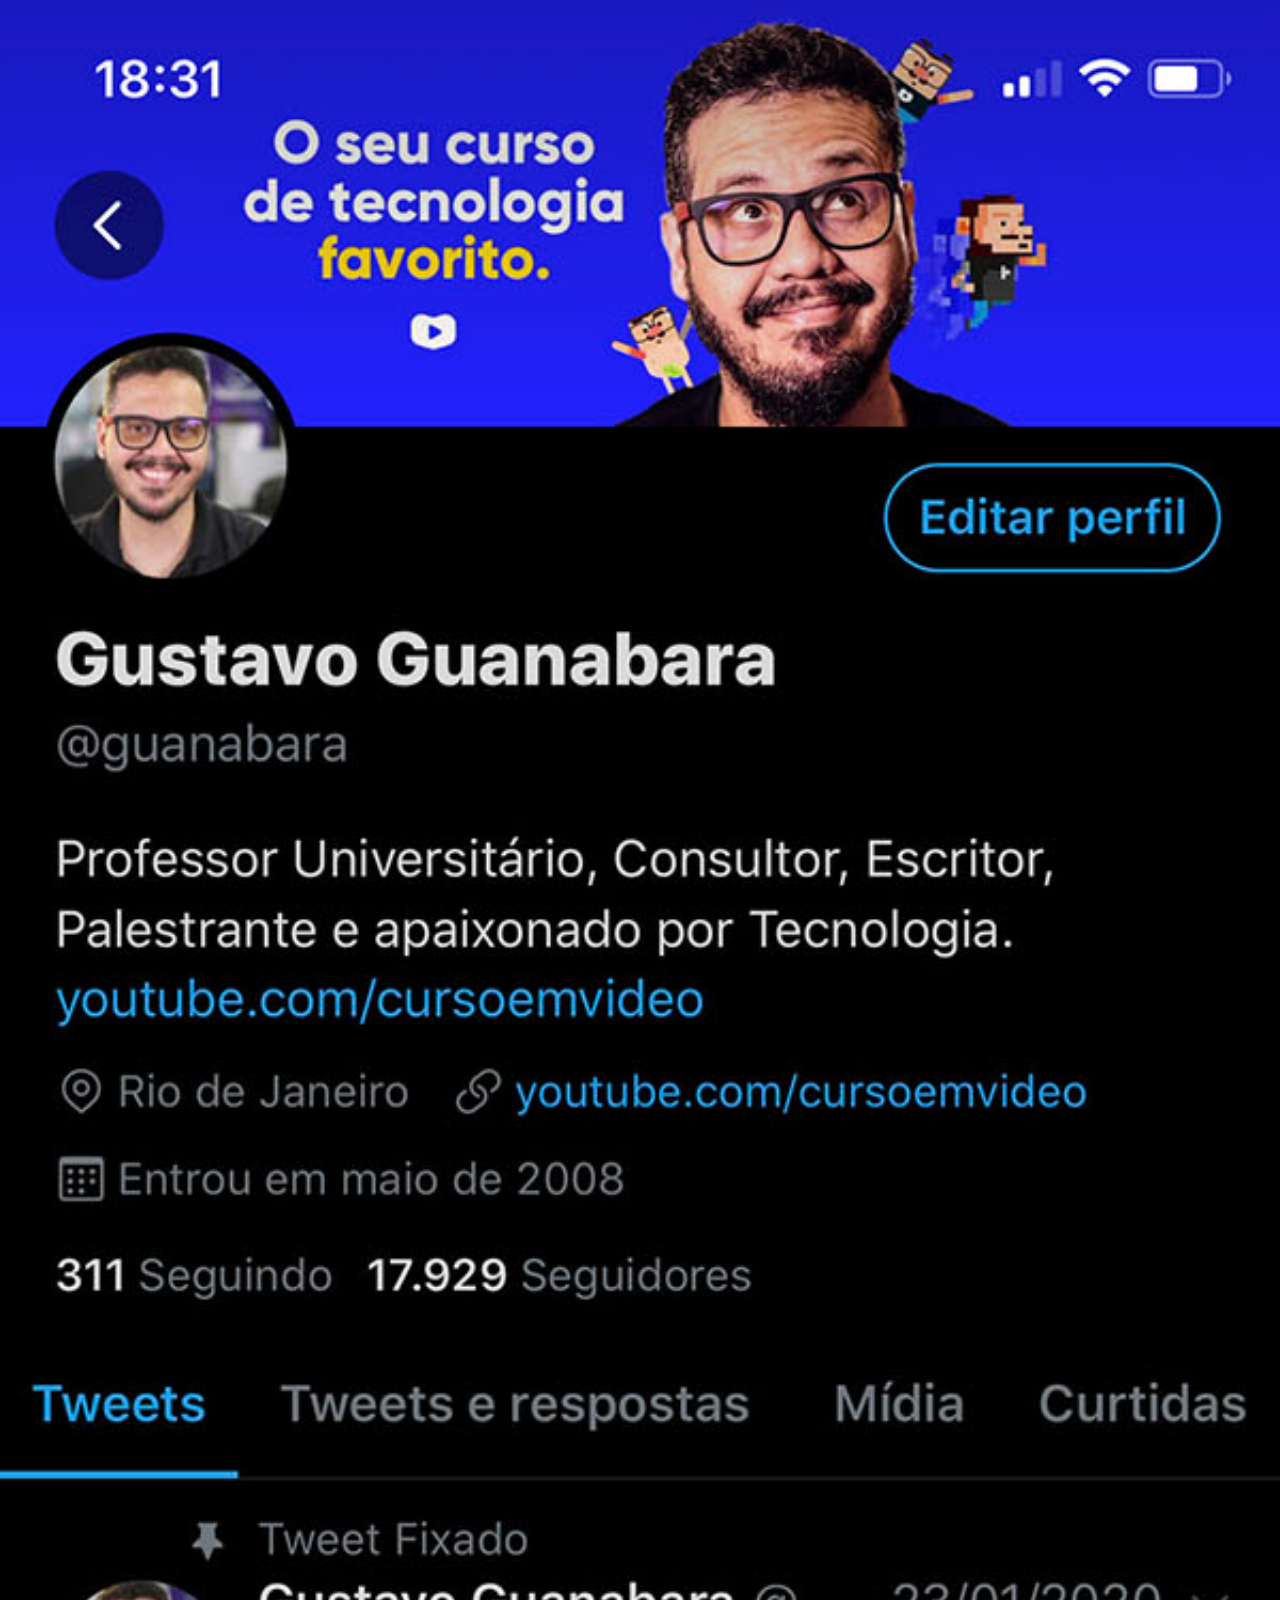
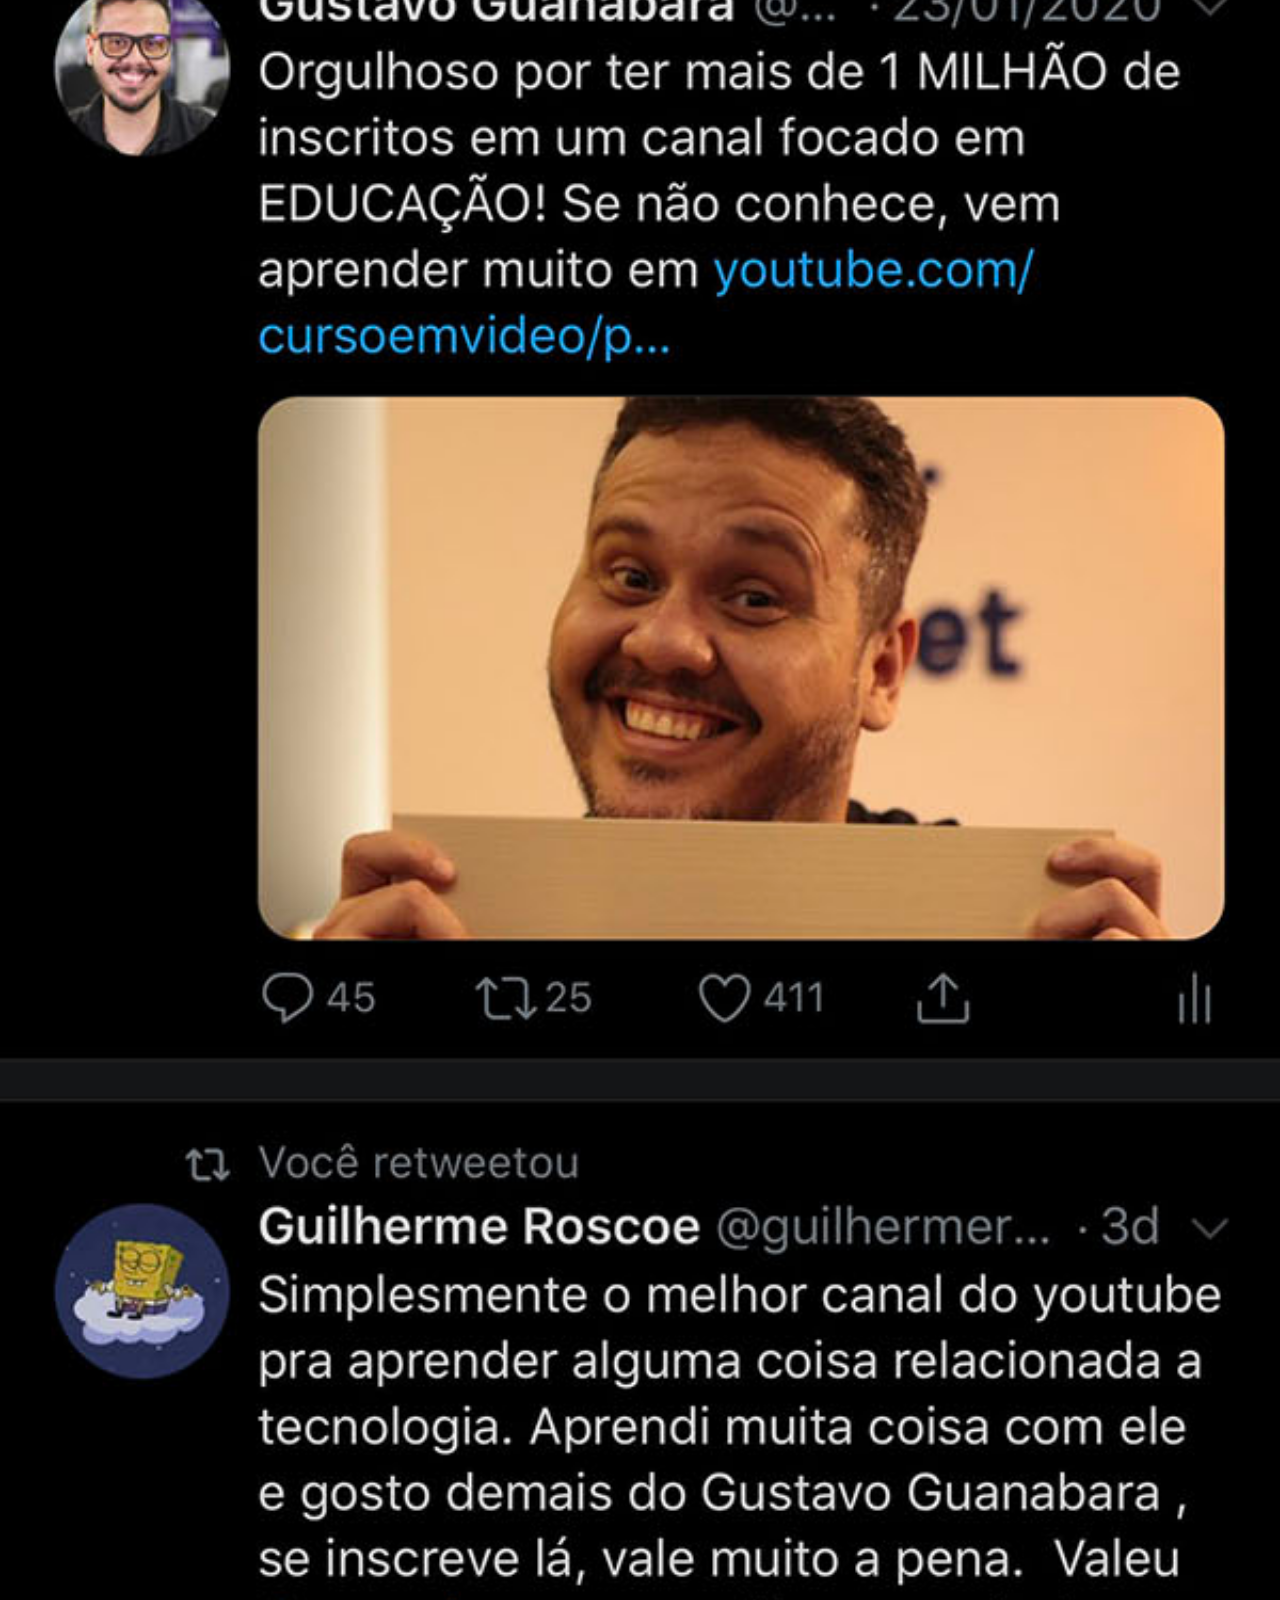
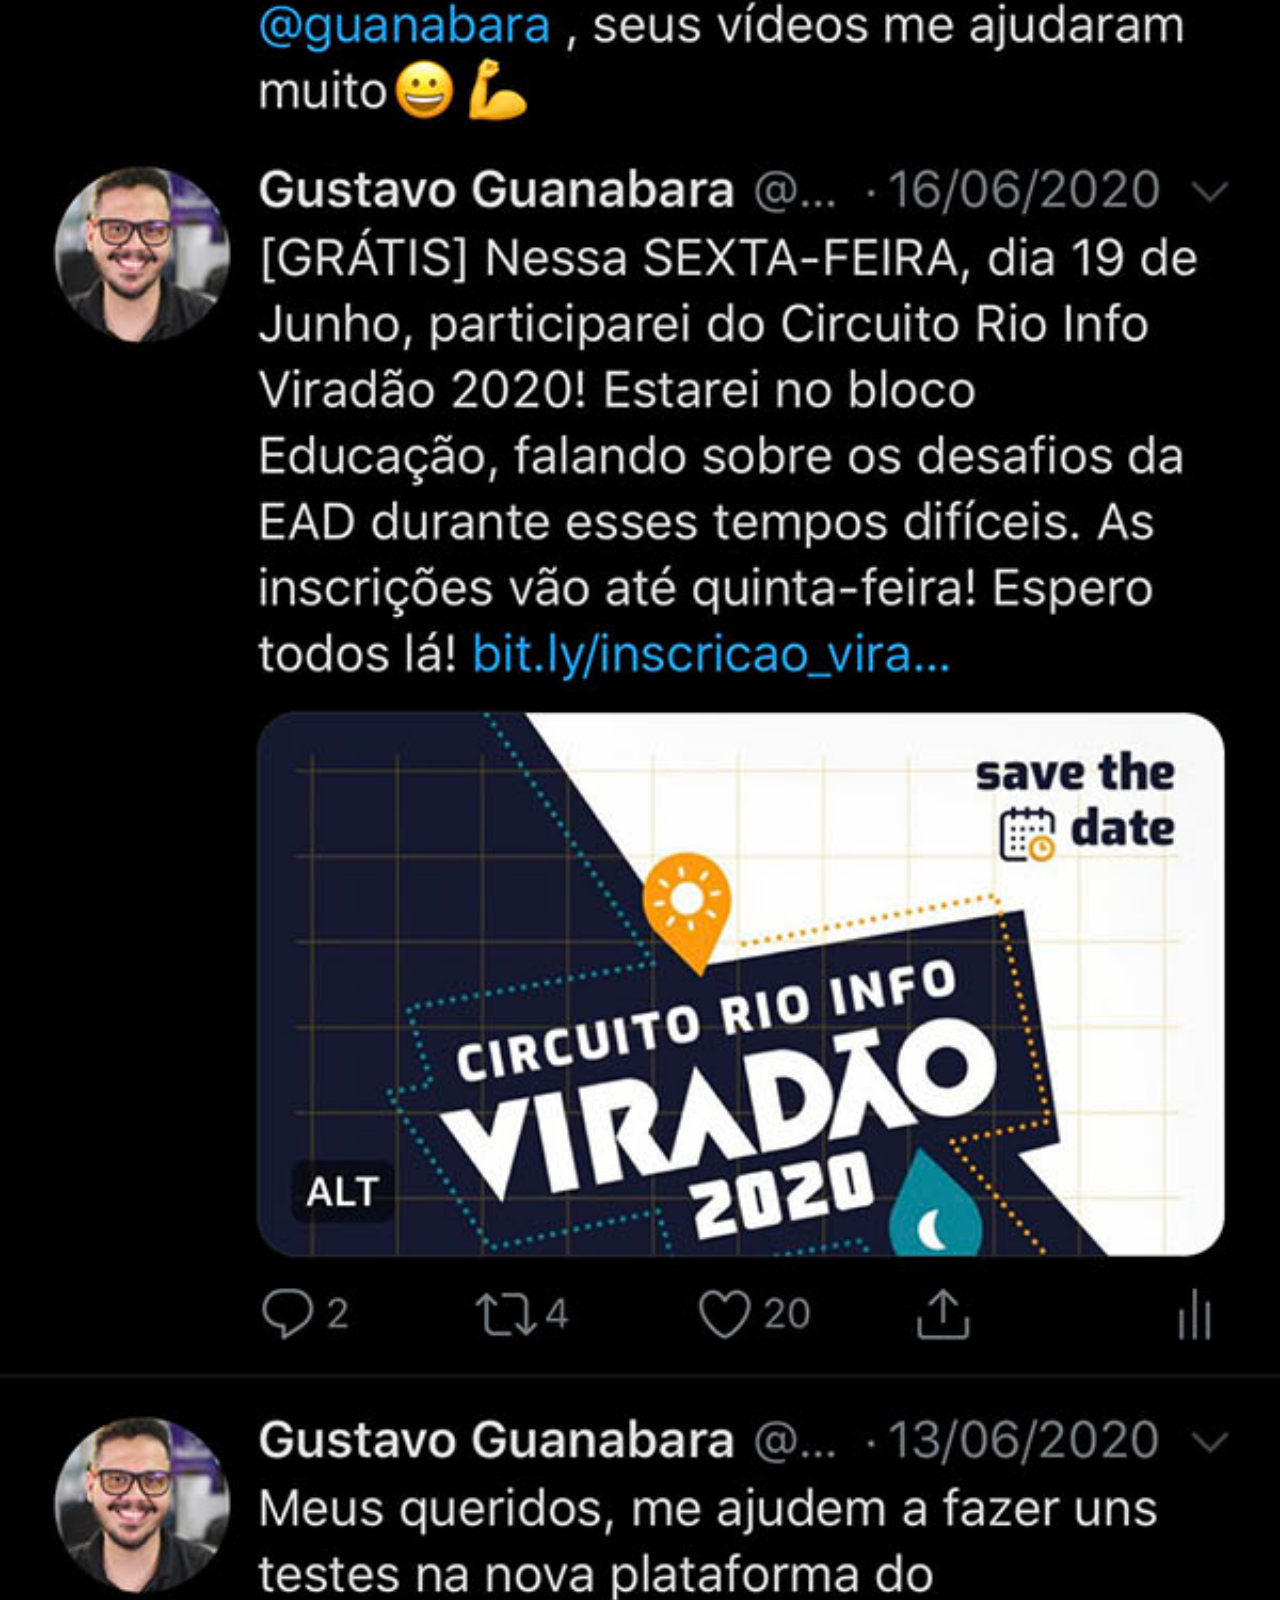
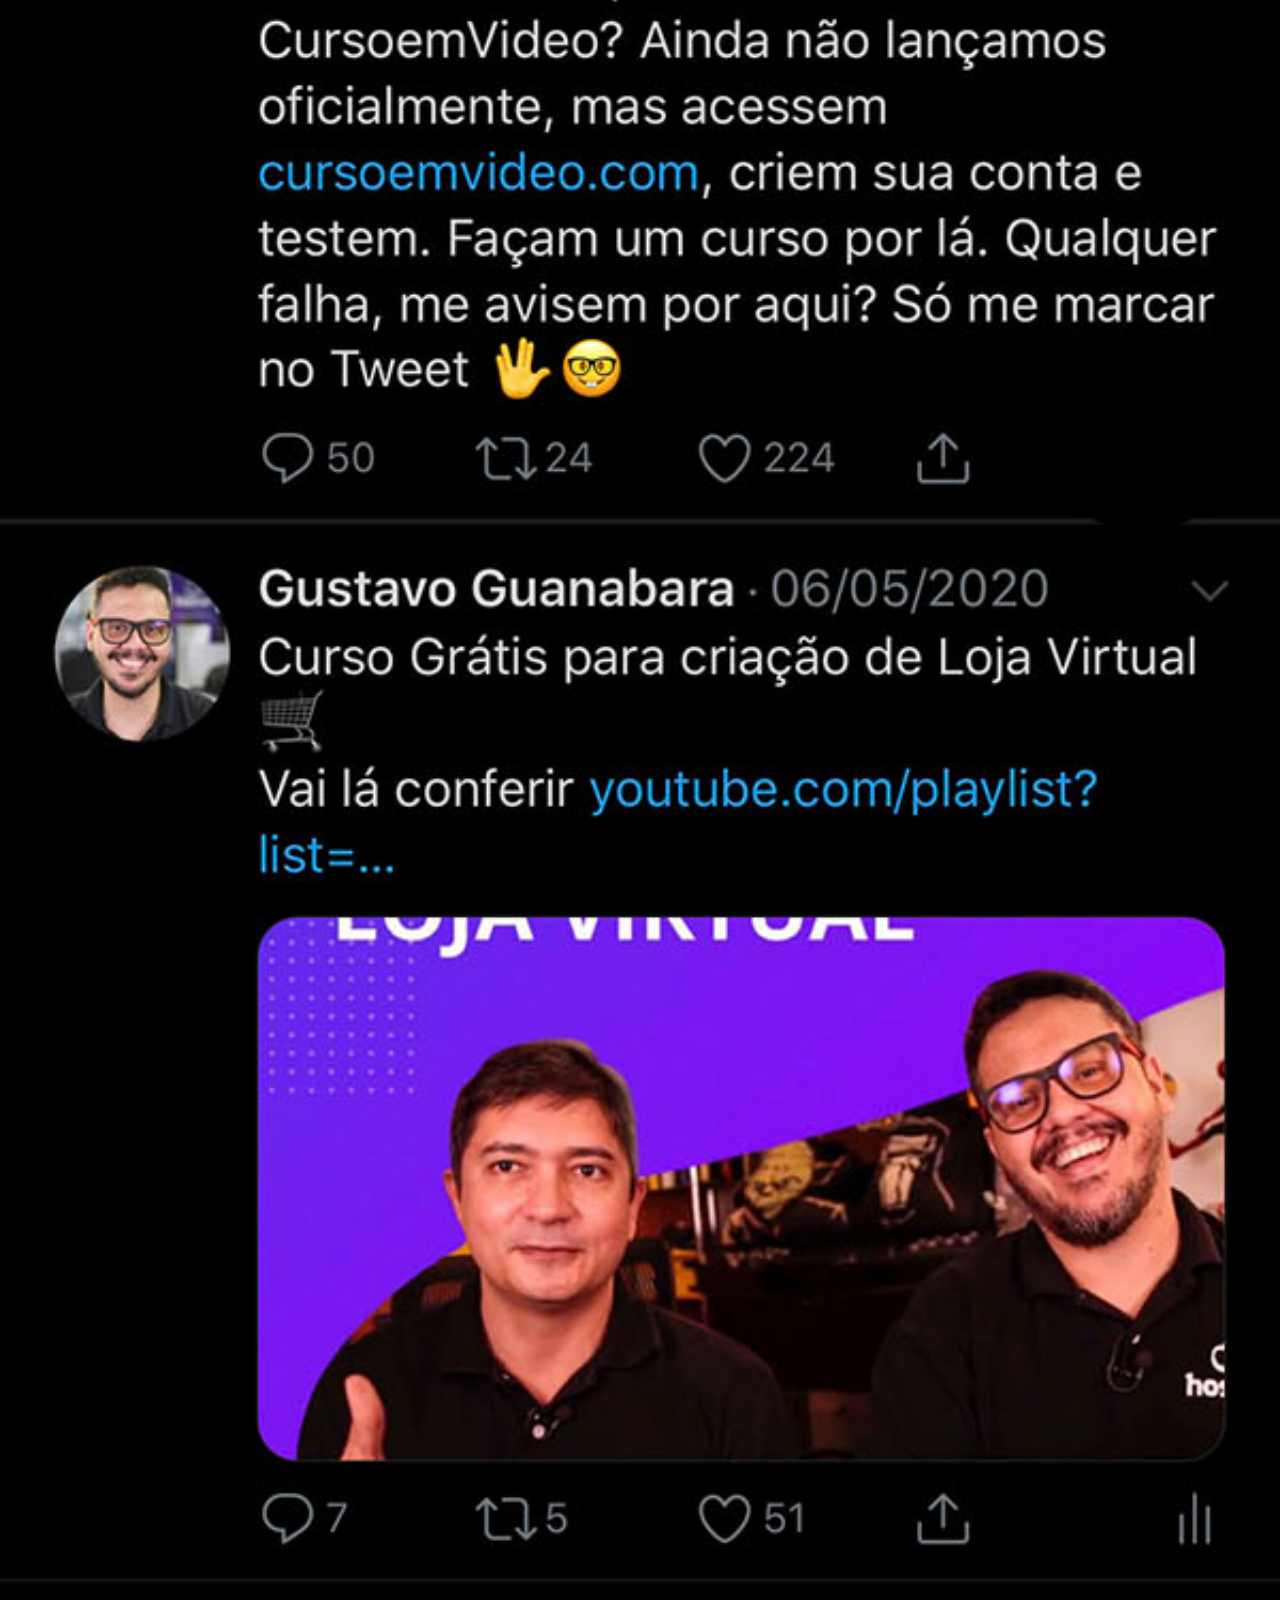
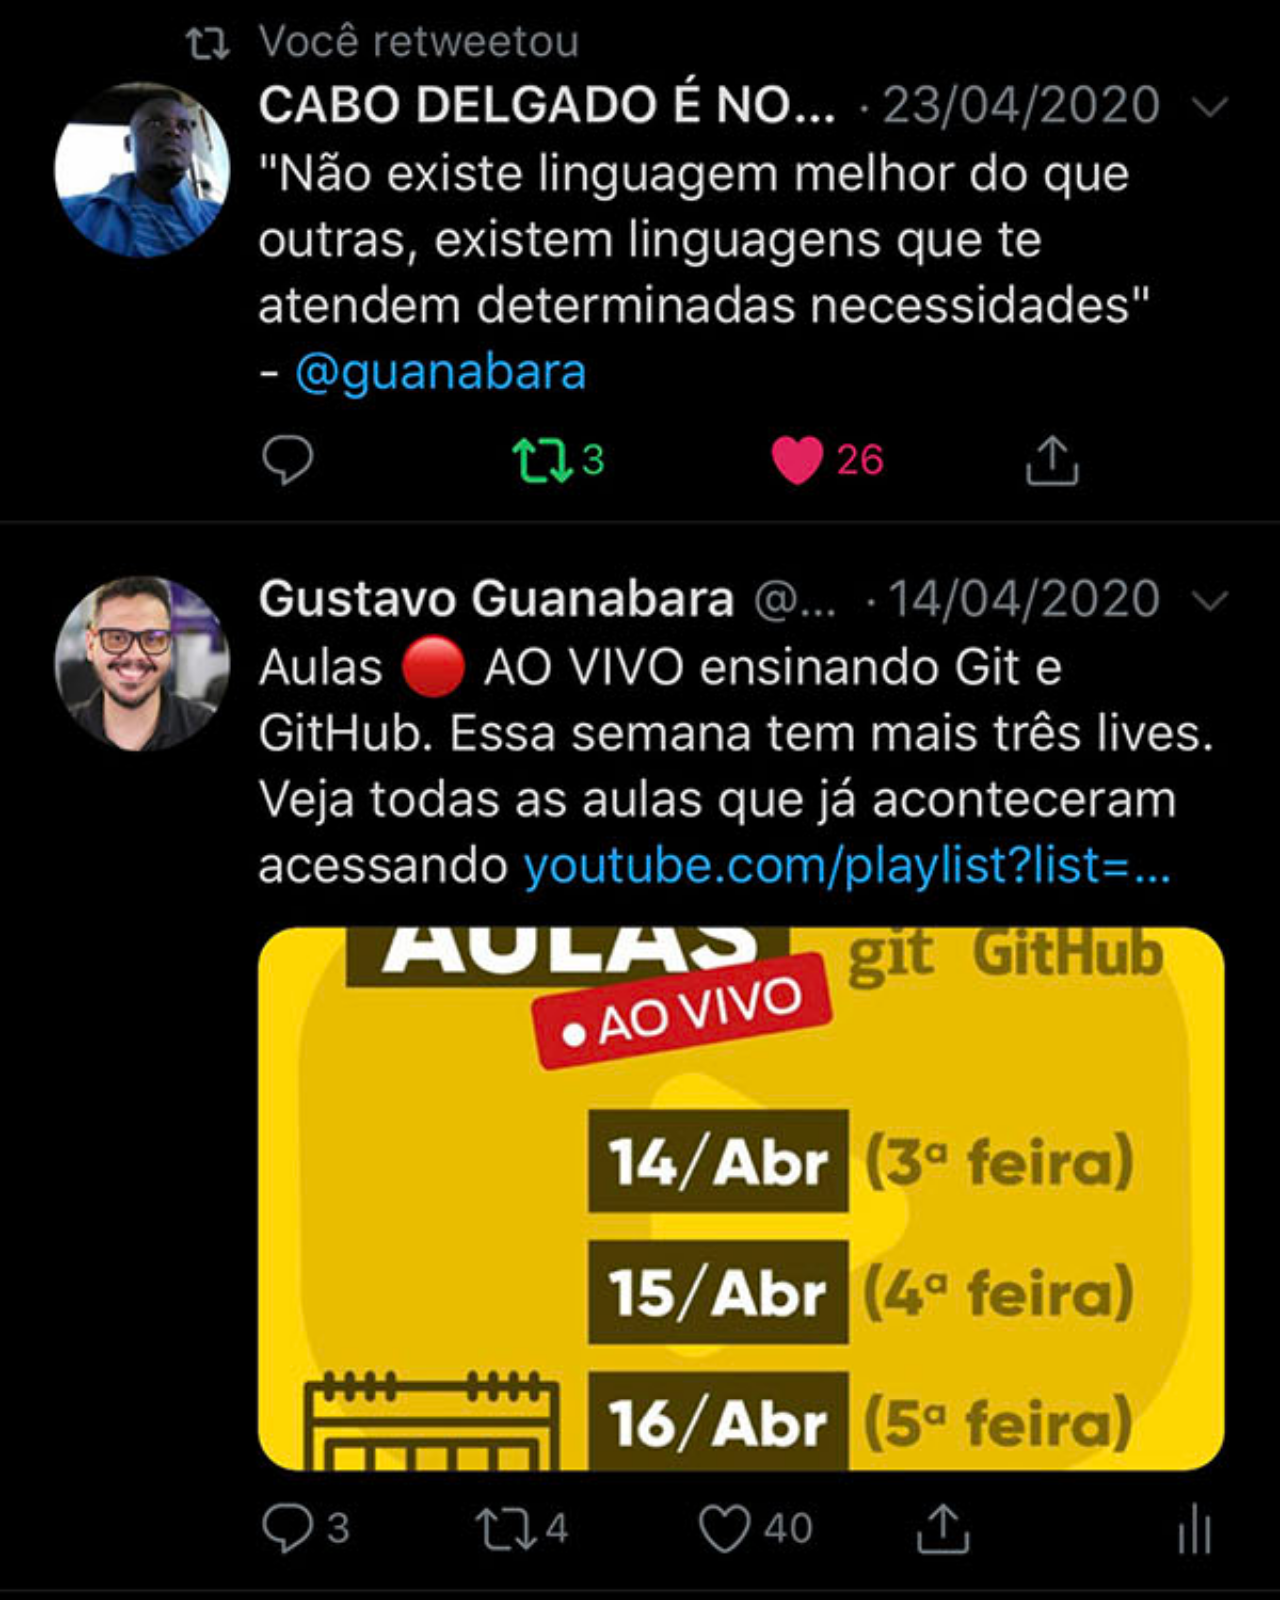
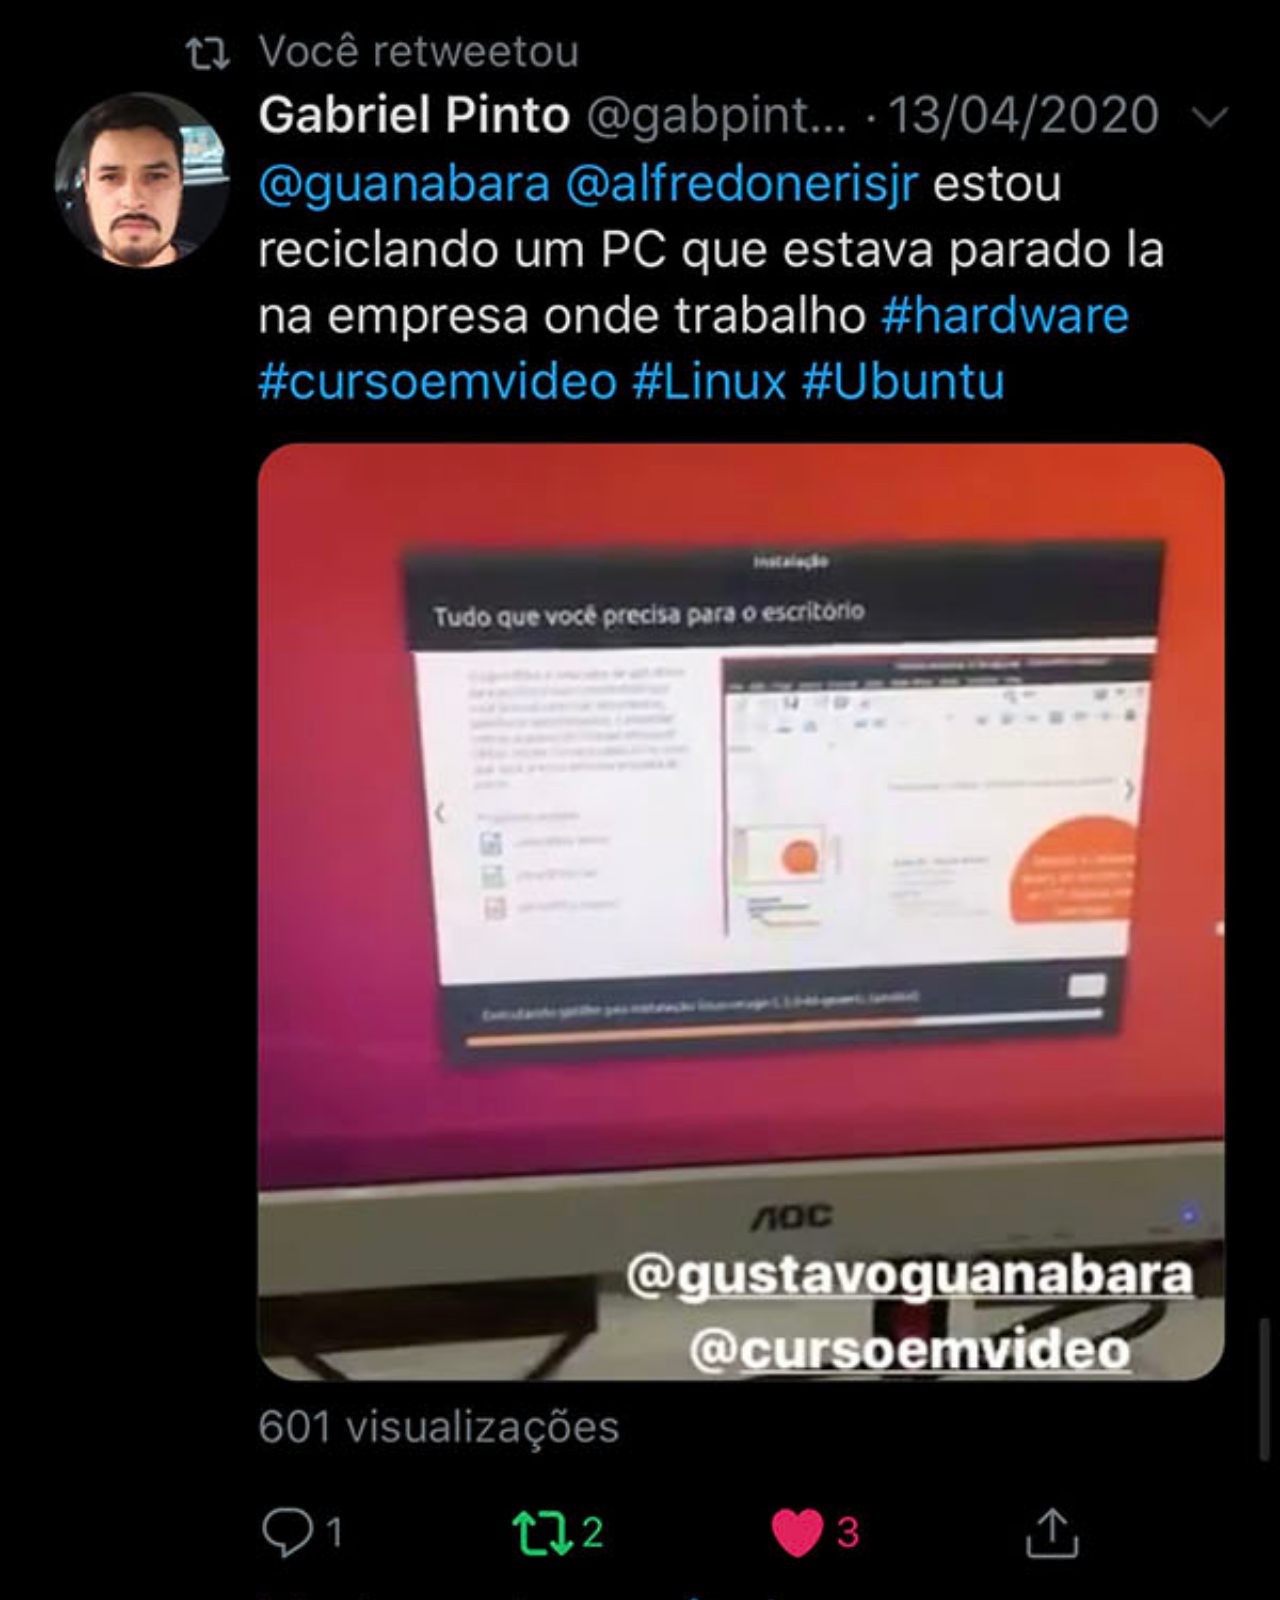
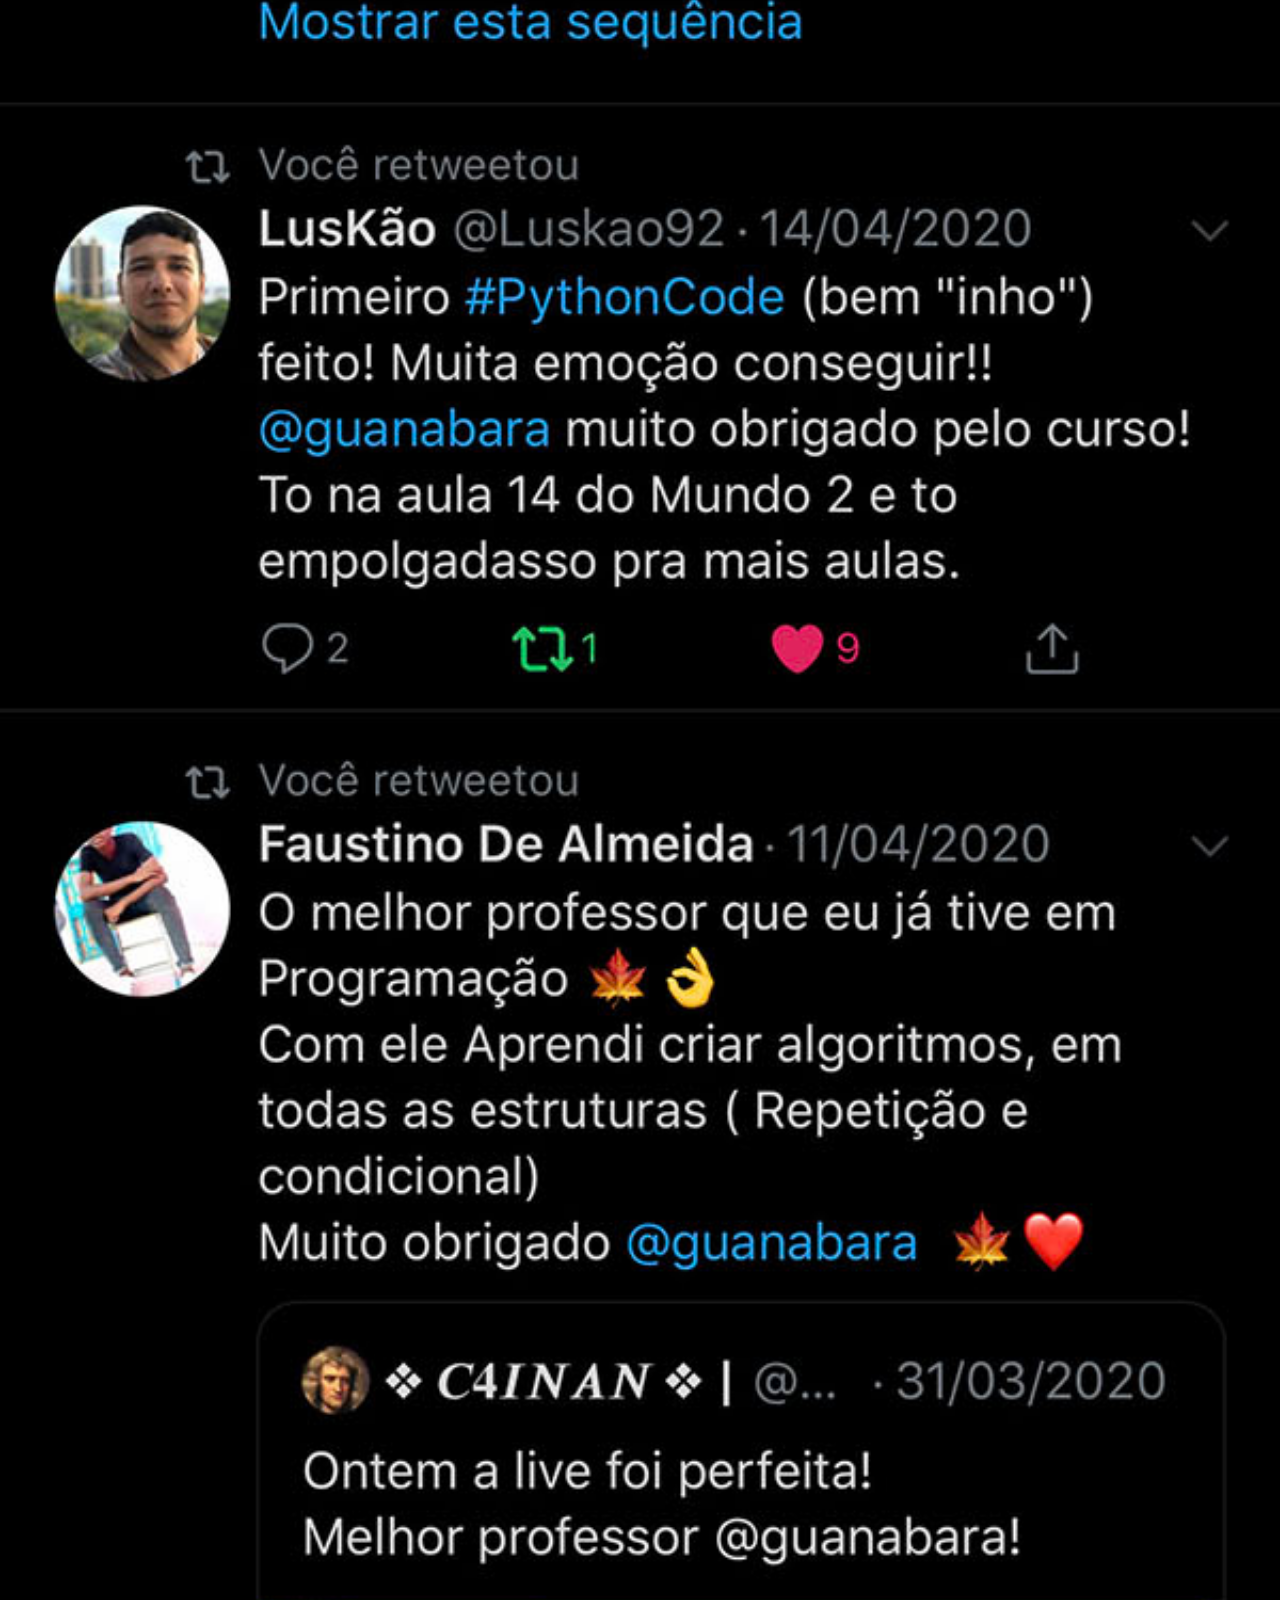
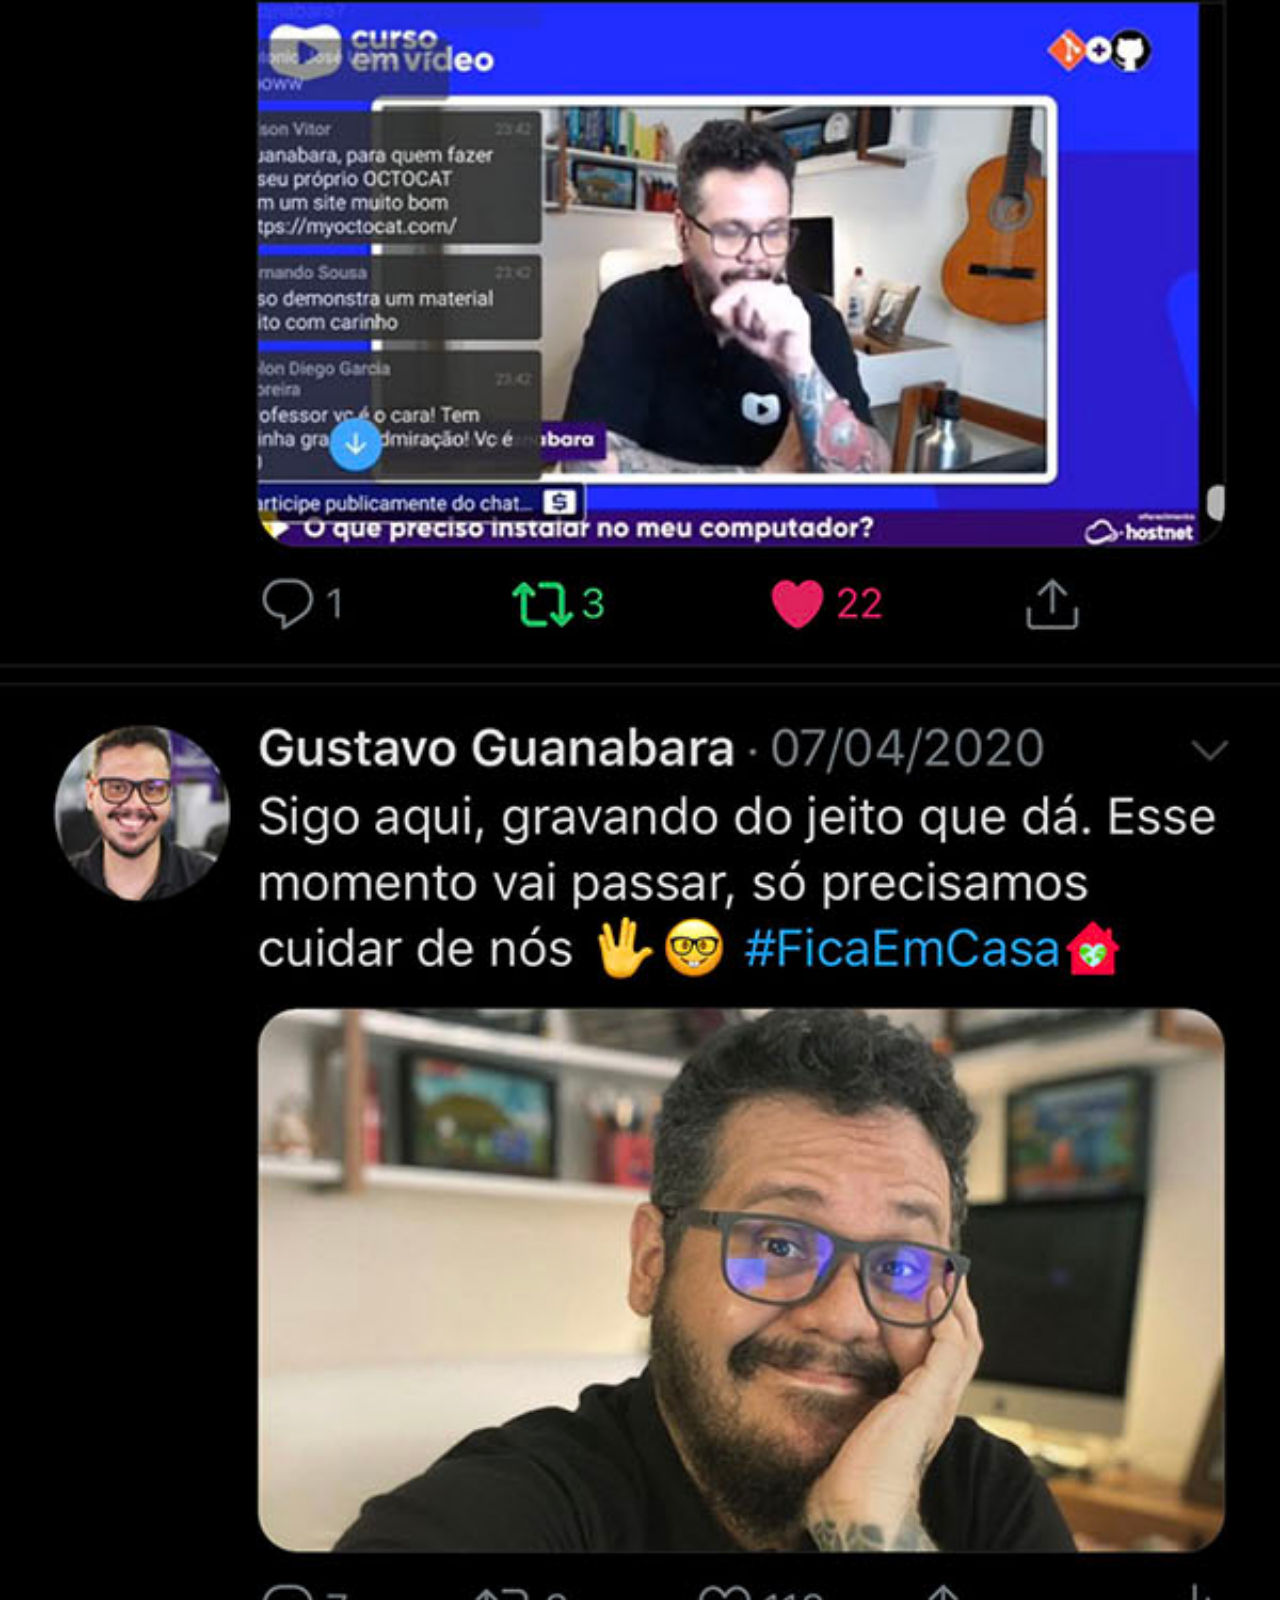
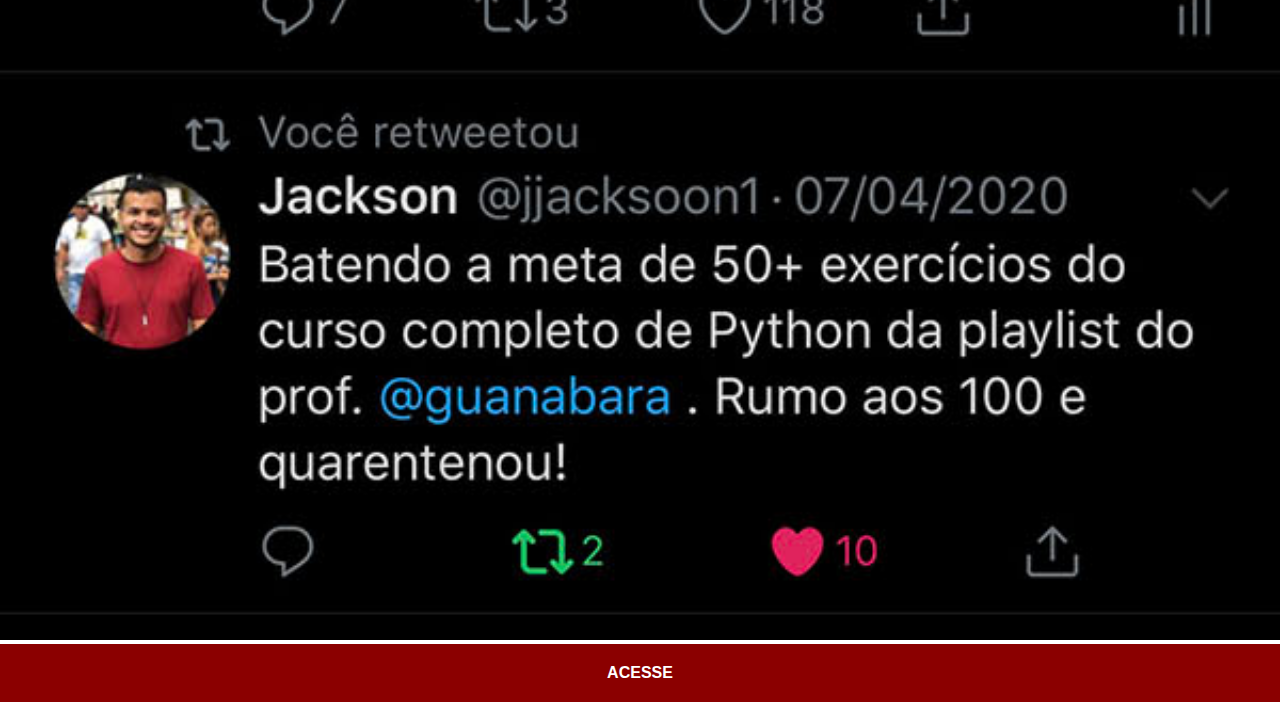
<file: twitter.html>
<!DOCTYPE html>
<html lang="pt-br">
<head>
    <meta charset="UTF-8">
    <meta name="viewport" content="width=device-width, initial-scale=1.0">
    <title>Twitter</title>
    <link rel="stylesheet" href="estilos/social.css">
</head>
<body>
    <img src="imagens/tela-twitter.jpg" alt="twitter">
    <a href="https://x.com/guanabara?mx=2" target="_blank">ACESSE</a>
</body>
</html>
</file>
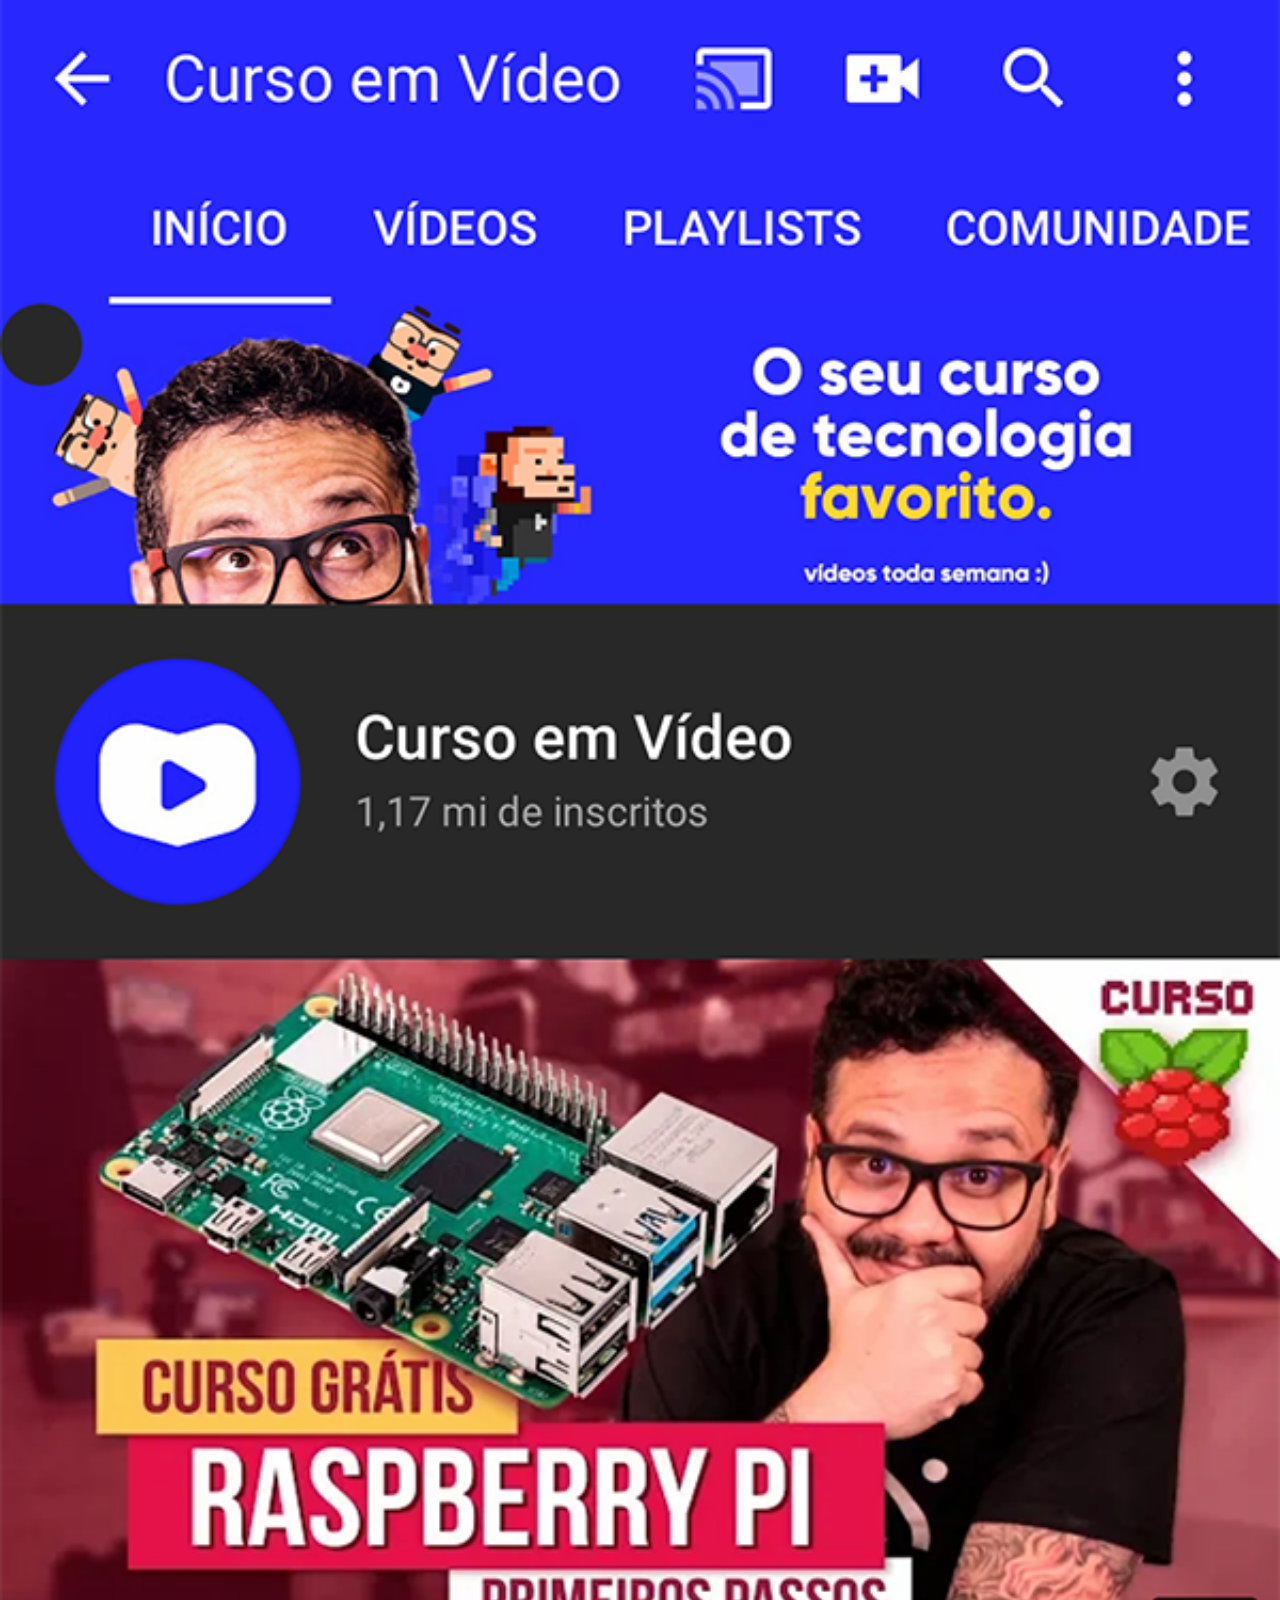
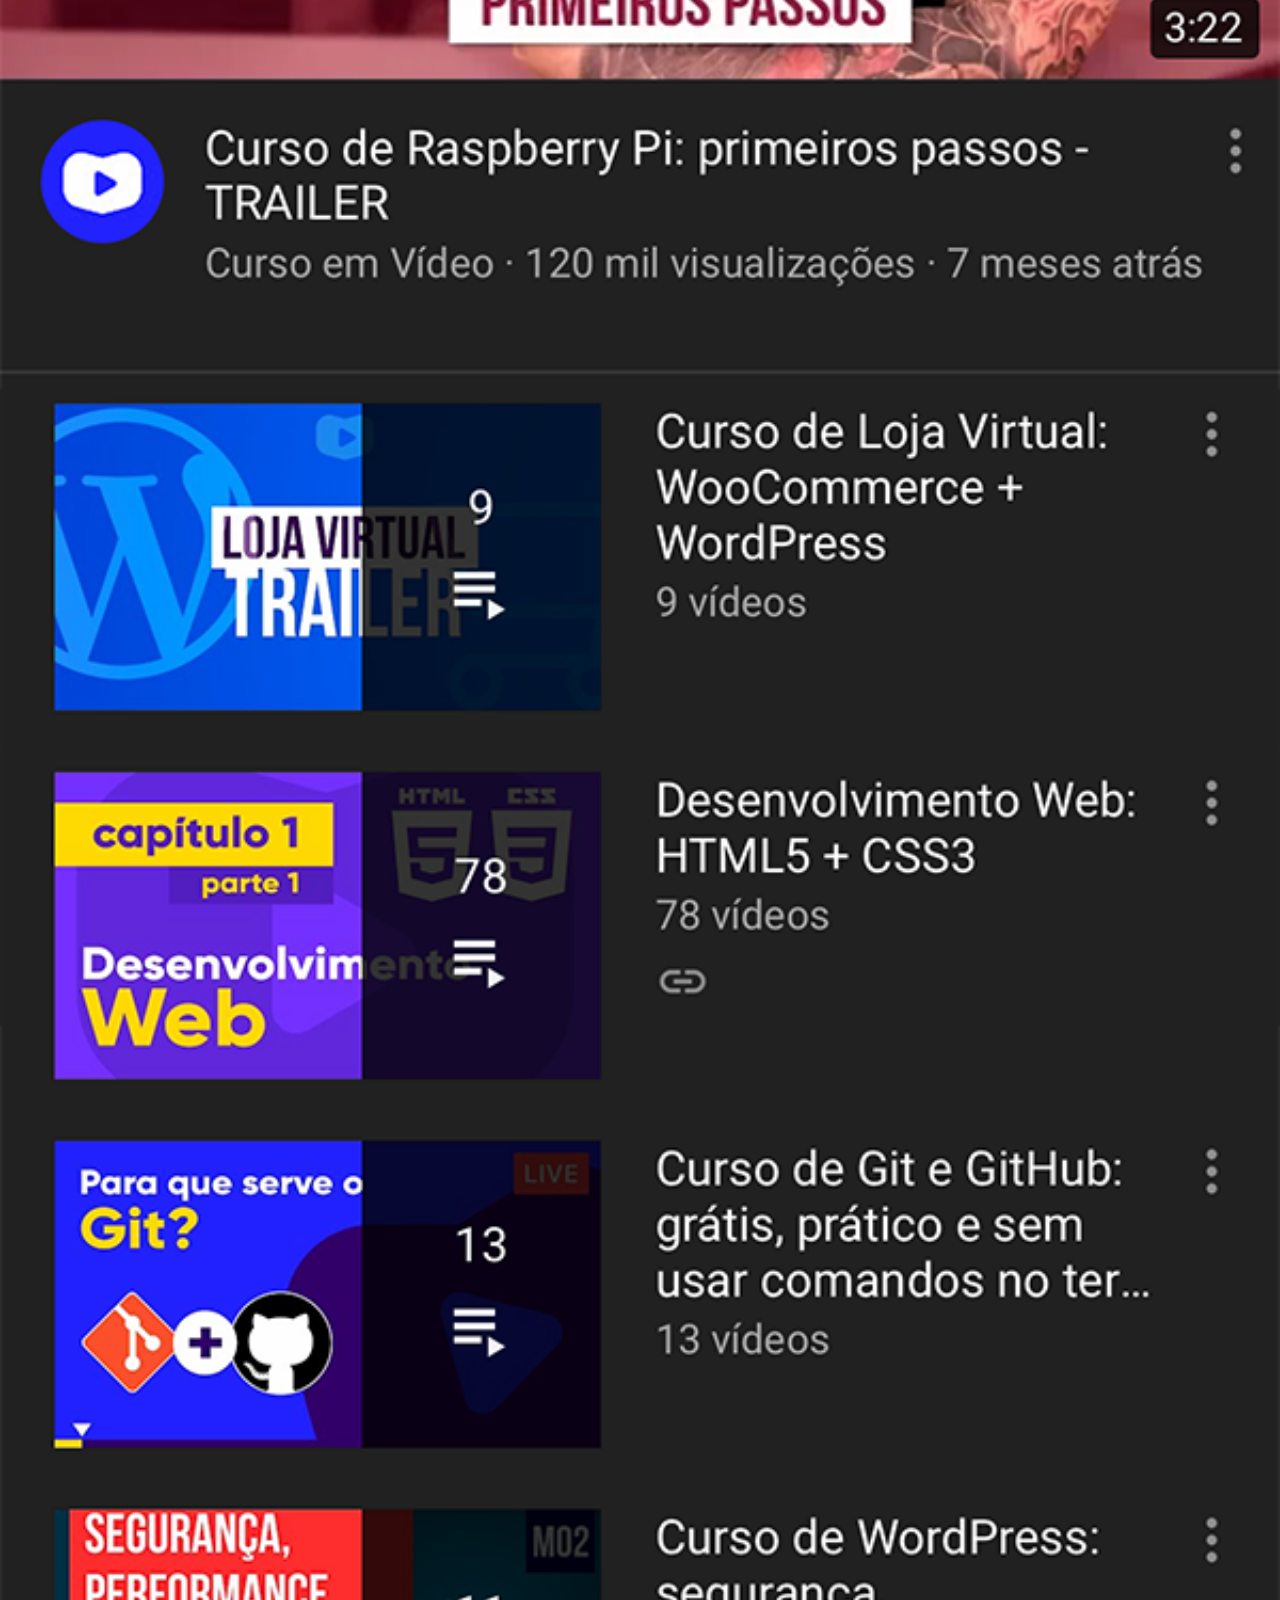
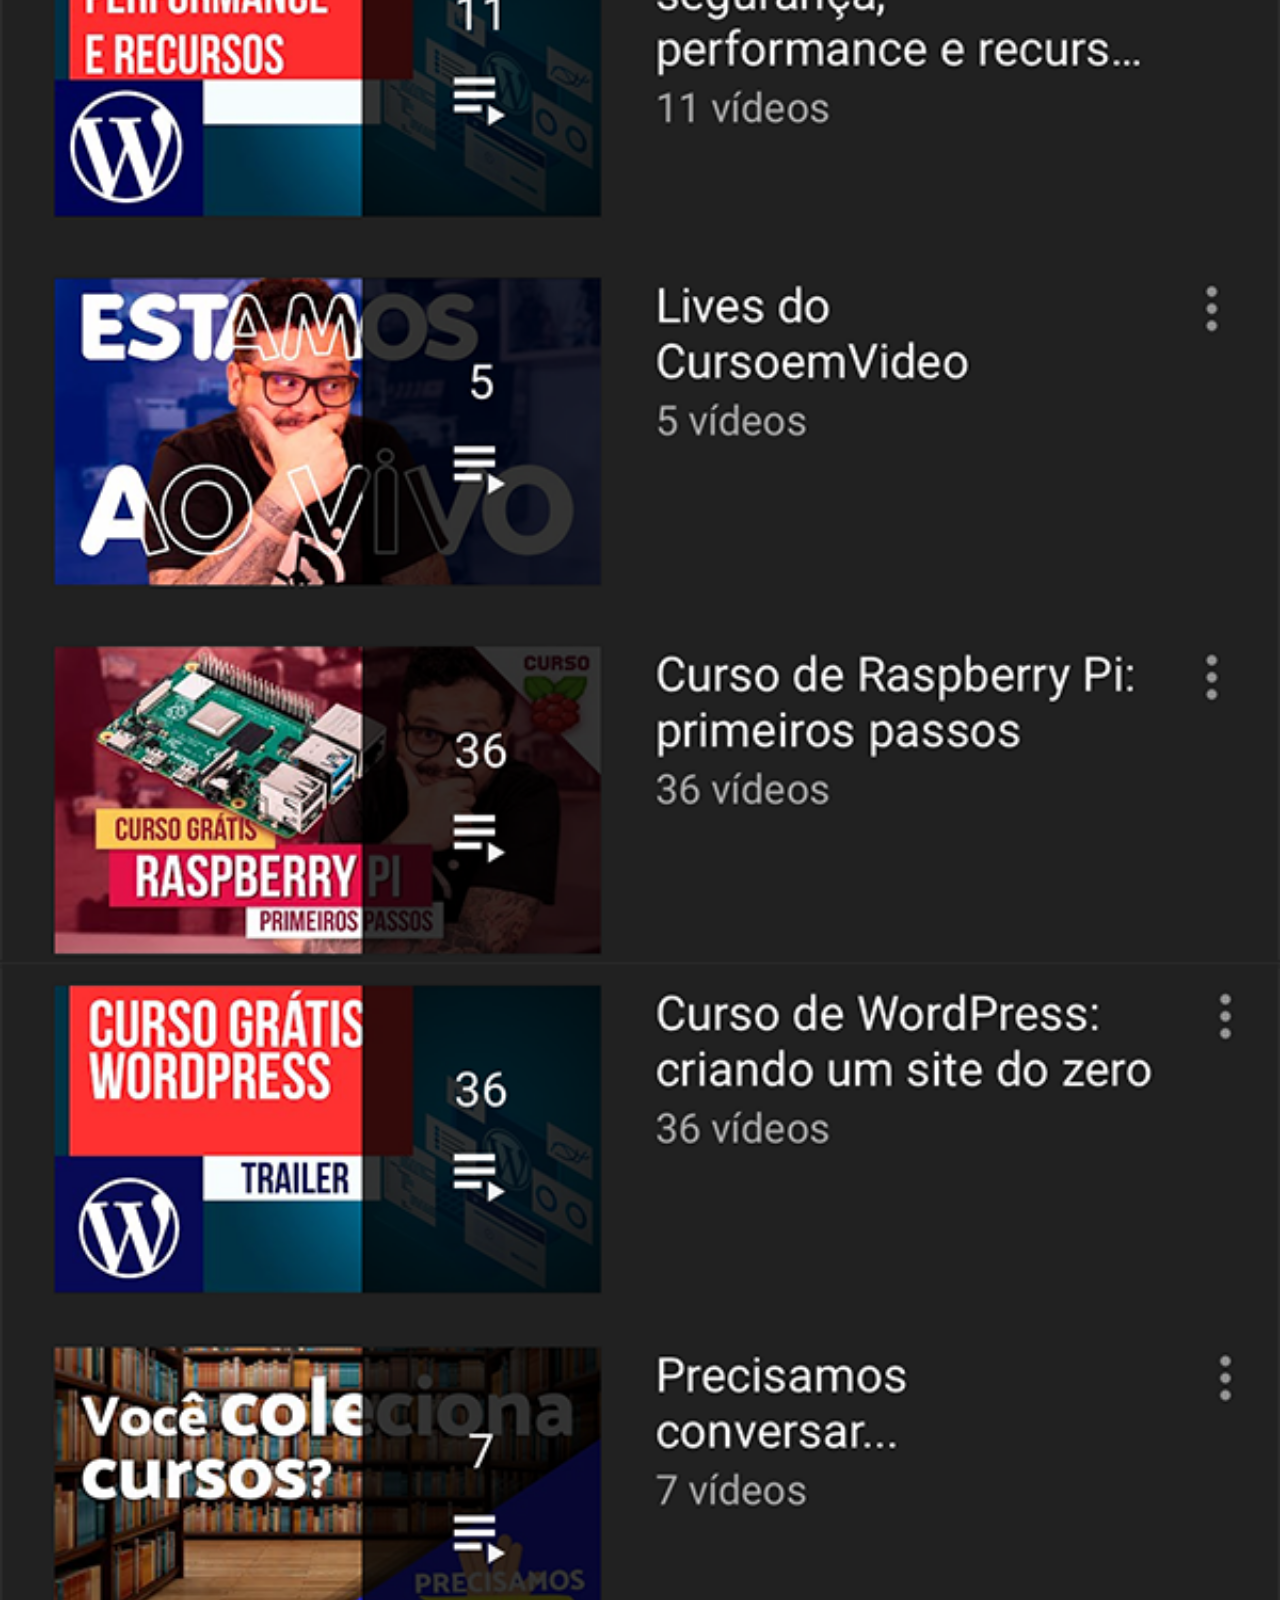
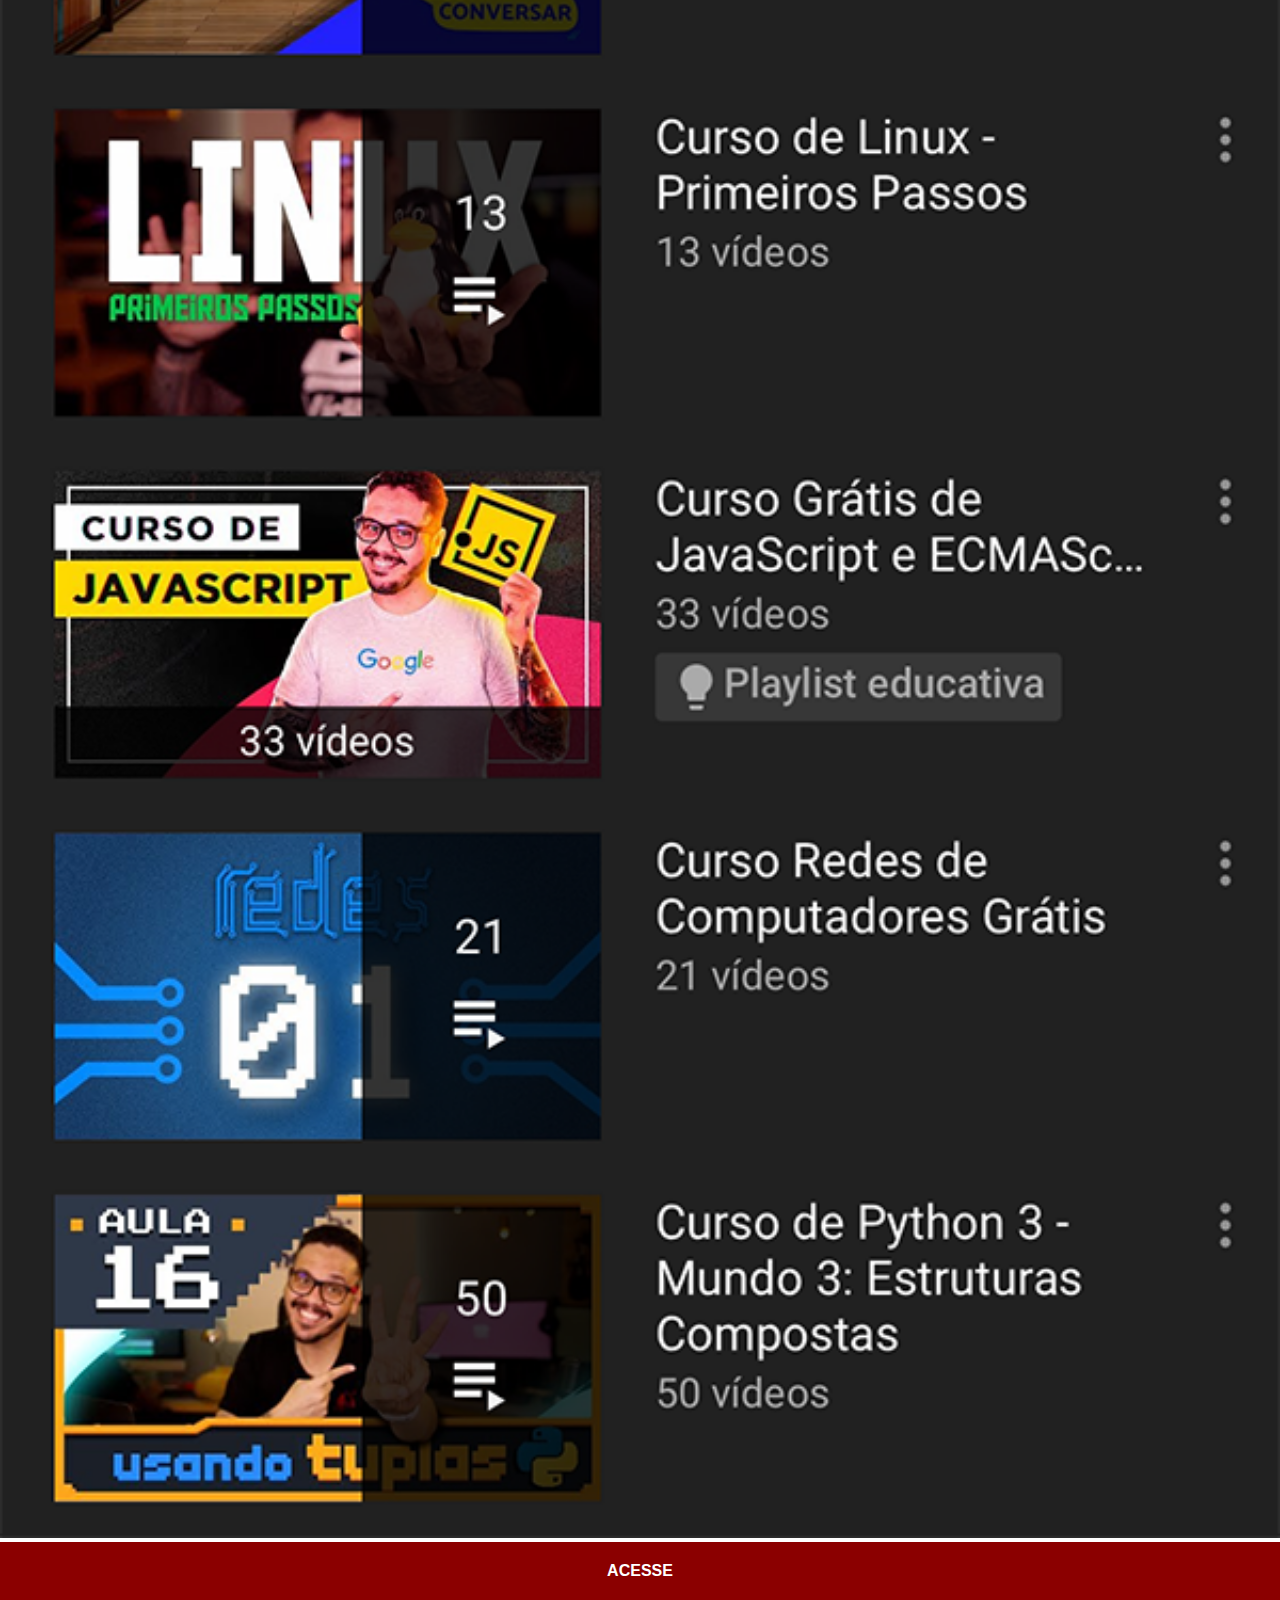
<file: youtube.html>
<!DOCTYPE html>
<html lang="pt-br">
<head>
    <meta charset="UTF-8">
    <meta name="viewport" content="width=device-width, initial-scale=1.0">
    <title>Youtube</title>
    <link rel="stylesheet" href="estilos/social.css">
</head>
<body>
    <img src="imagens/tela-youtube.png" alt="youtube">
    <a href="https://www.youtube.com/c/CursoemV%C3%ADdeo" target="_blank">ACESSE</a>
</body>
</html>
</file>
<file: estilos/style.css>
@charset "UTF-8";

* {
    margin: 0px;
    padding: 0px;
    font-family: Arial, Helvetica, sans-serif;
}

/* html, body {
    height: 100vh;
    width: 100vw;
    background-color: black;
} */

body {
    background: url(../imagens/fundo-madeira.jpg) no-repeat top center;
    background-size: cover;
    background-attachment: fixed;
}

main {
    position: relative;
    height: 100vh;
}

section#telefone {
    position: absolute;
    top: 50%;
    left: 50%;
    transform: translate(-50%, -50%);
    width: 311px;
    height: 627px;
    background: url(../imagens/frame-iphone.png) no-repeat;
}

iframe#tela {
    position: relative;
    top: 80px;
    left: 22px;
    height: 472px;
    width: 267px;
}

section#rede-sociais {
    text-align: right;
}

section#rede-sociais img {
    width: 50px;
    margin: 10px;
    border-radius: 50%;
    box-sizing: border-box;
}

section#rede-sociais img:hover {
    border: 2px solid rgba(255, 255, 255, 0.637);
    transform: translate(-3px, -3px);
    box-shadow: 5px 5px 10px rgba(0, 0, 0, 0.623);
    transition: transform .5s, border 1s;
}
</file>
<file: estilos/social.css>
@charset "UTF-8";

* {
    margin: 0px;
    padding: 0px;
    font-family: Arial, Helvetica, sans-serif;
}

::-webkit-scrollbar {
    width: 0px;
    height: 0px;
}

img {
    width: 100vw;
}

a {
    display: block;
    background-color: darkred;
    color: white;
    padding: 20px;
    text-align: center;
    font-weight: bolder;
    text-decoration: none;
}

a:hover {
    background-color: red;
}
</file>
